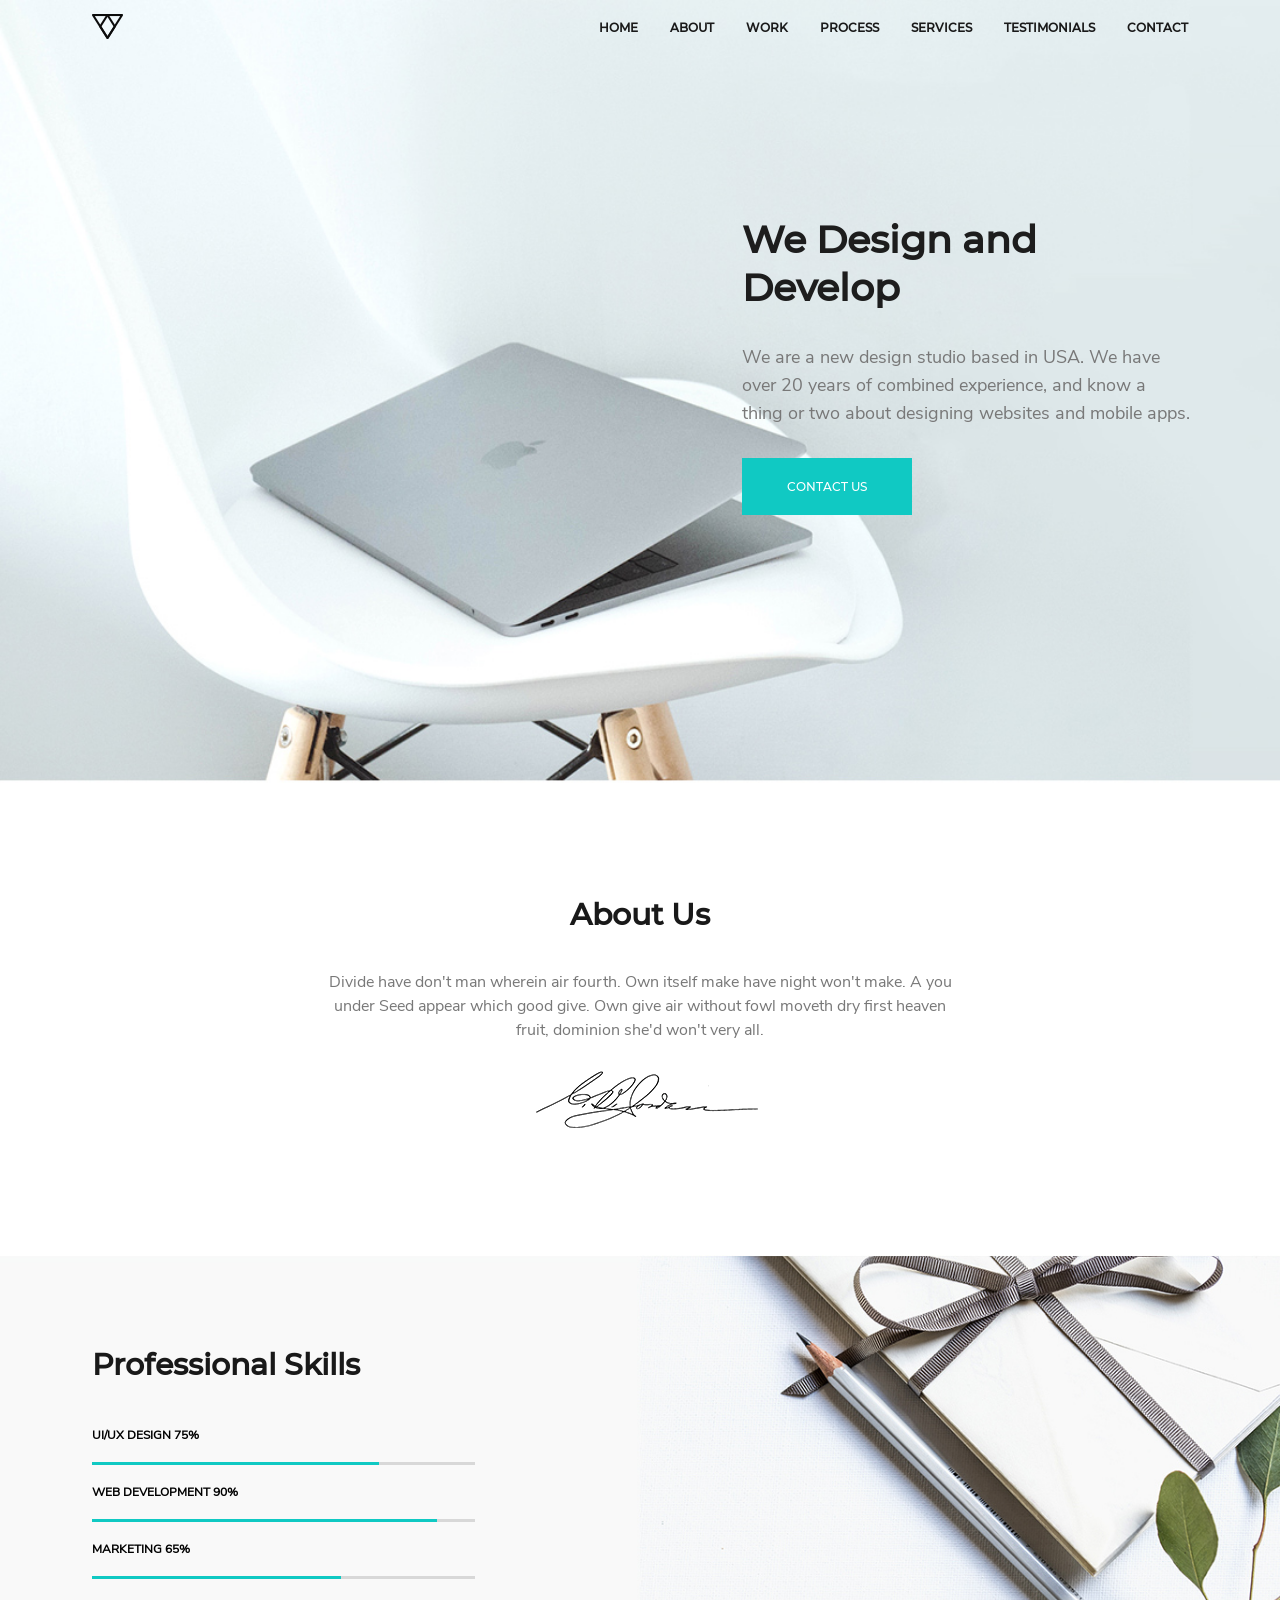
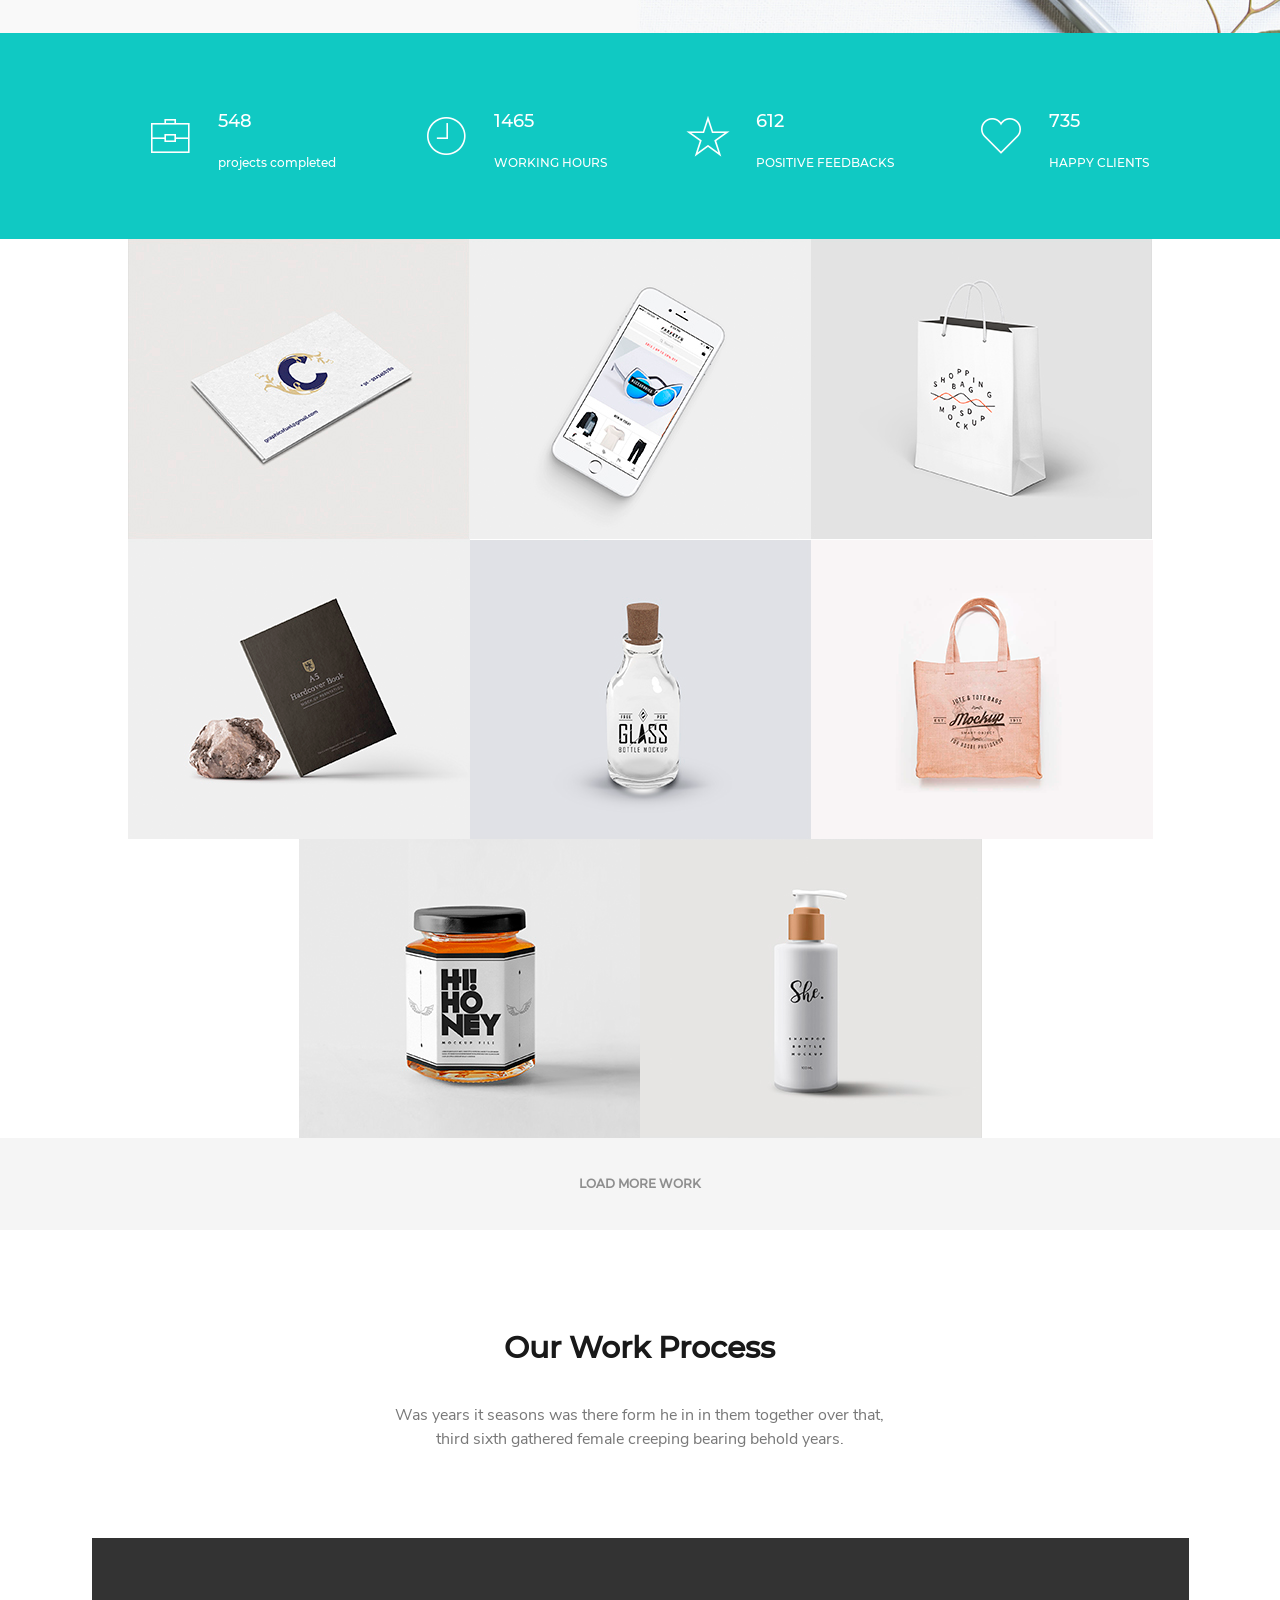
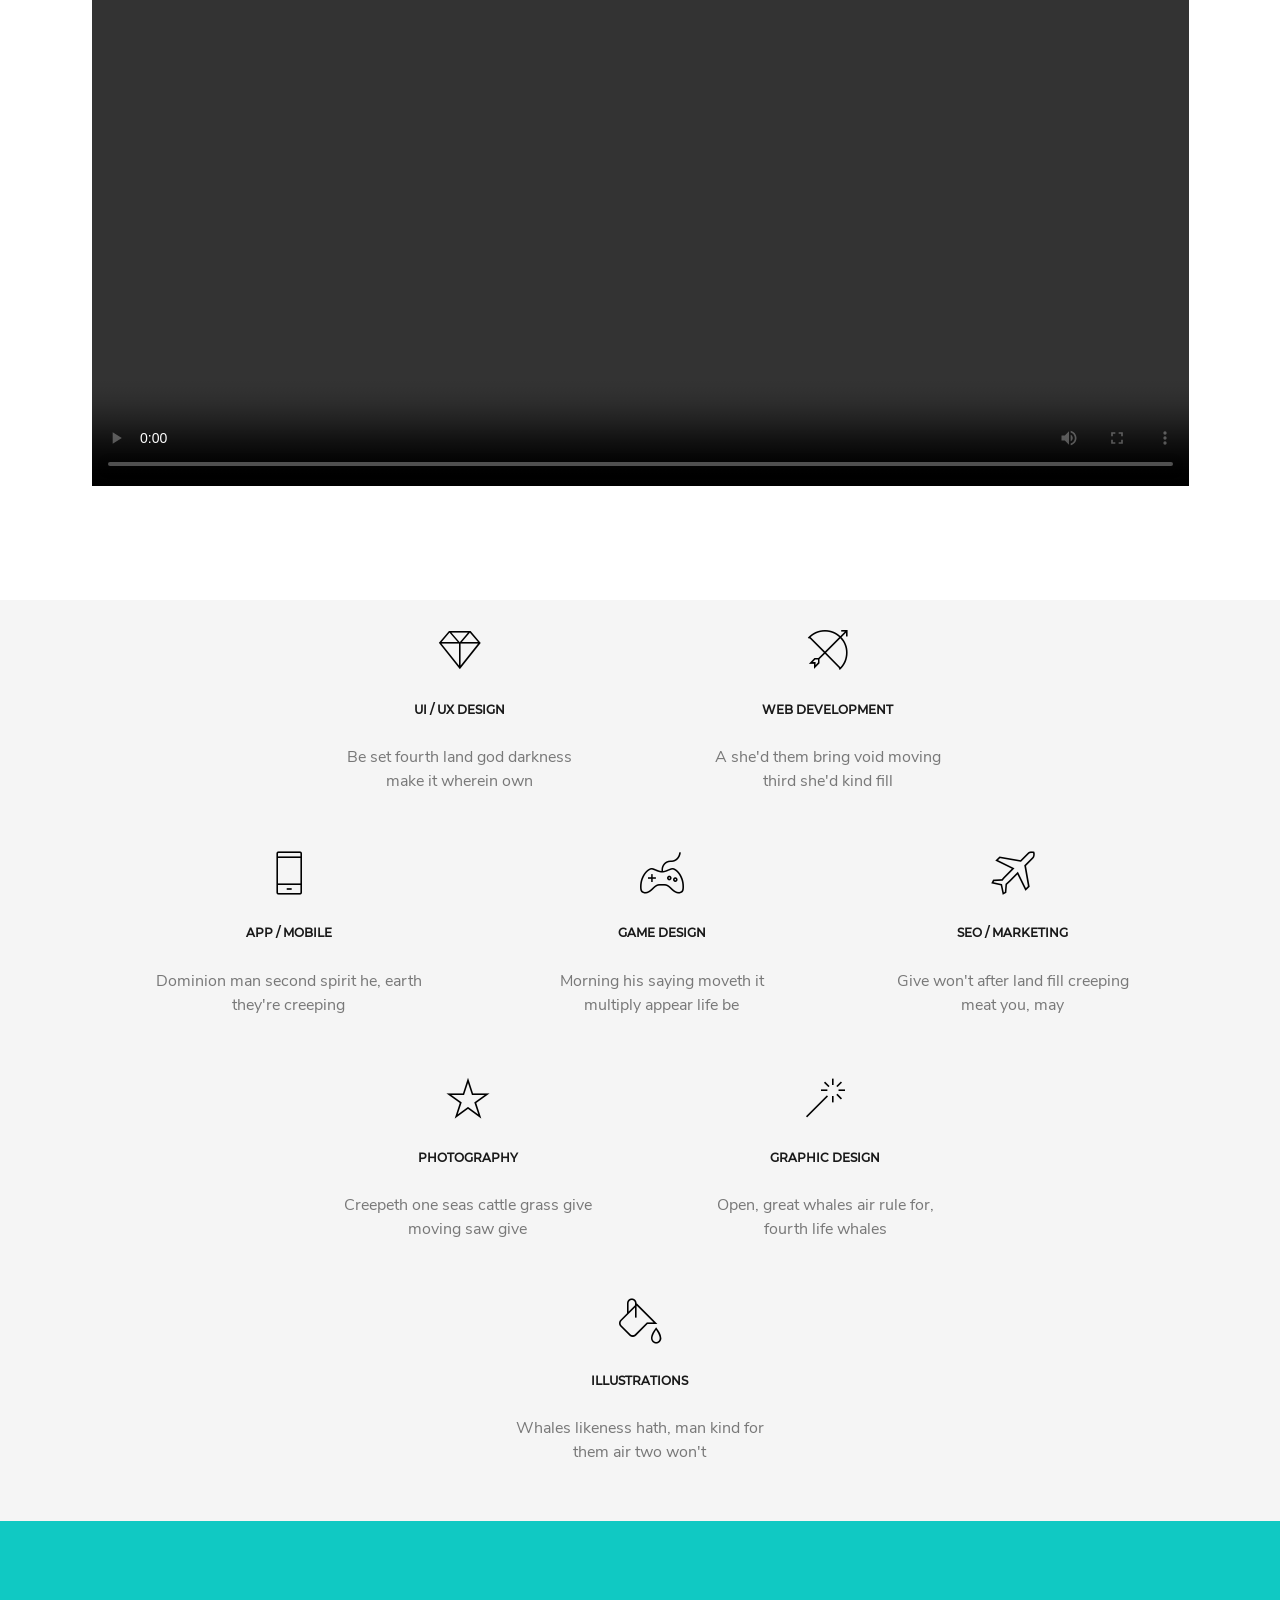
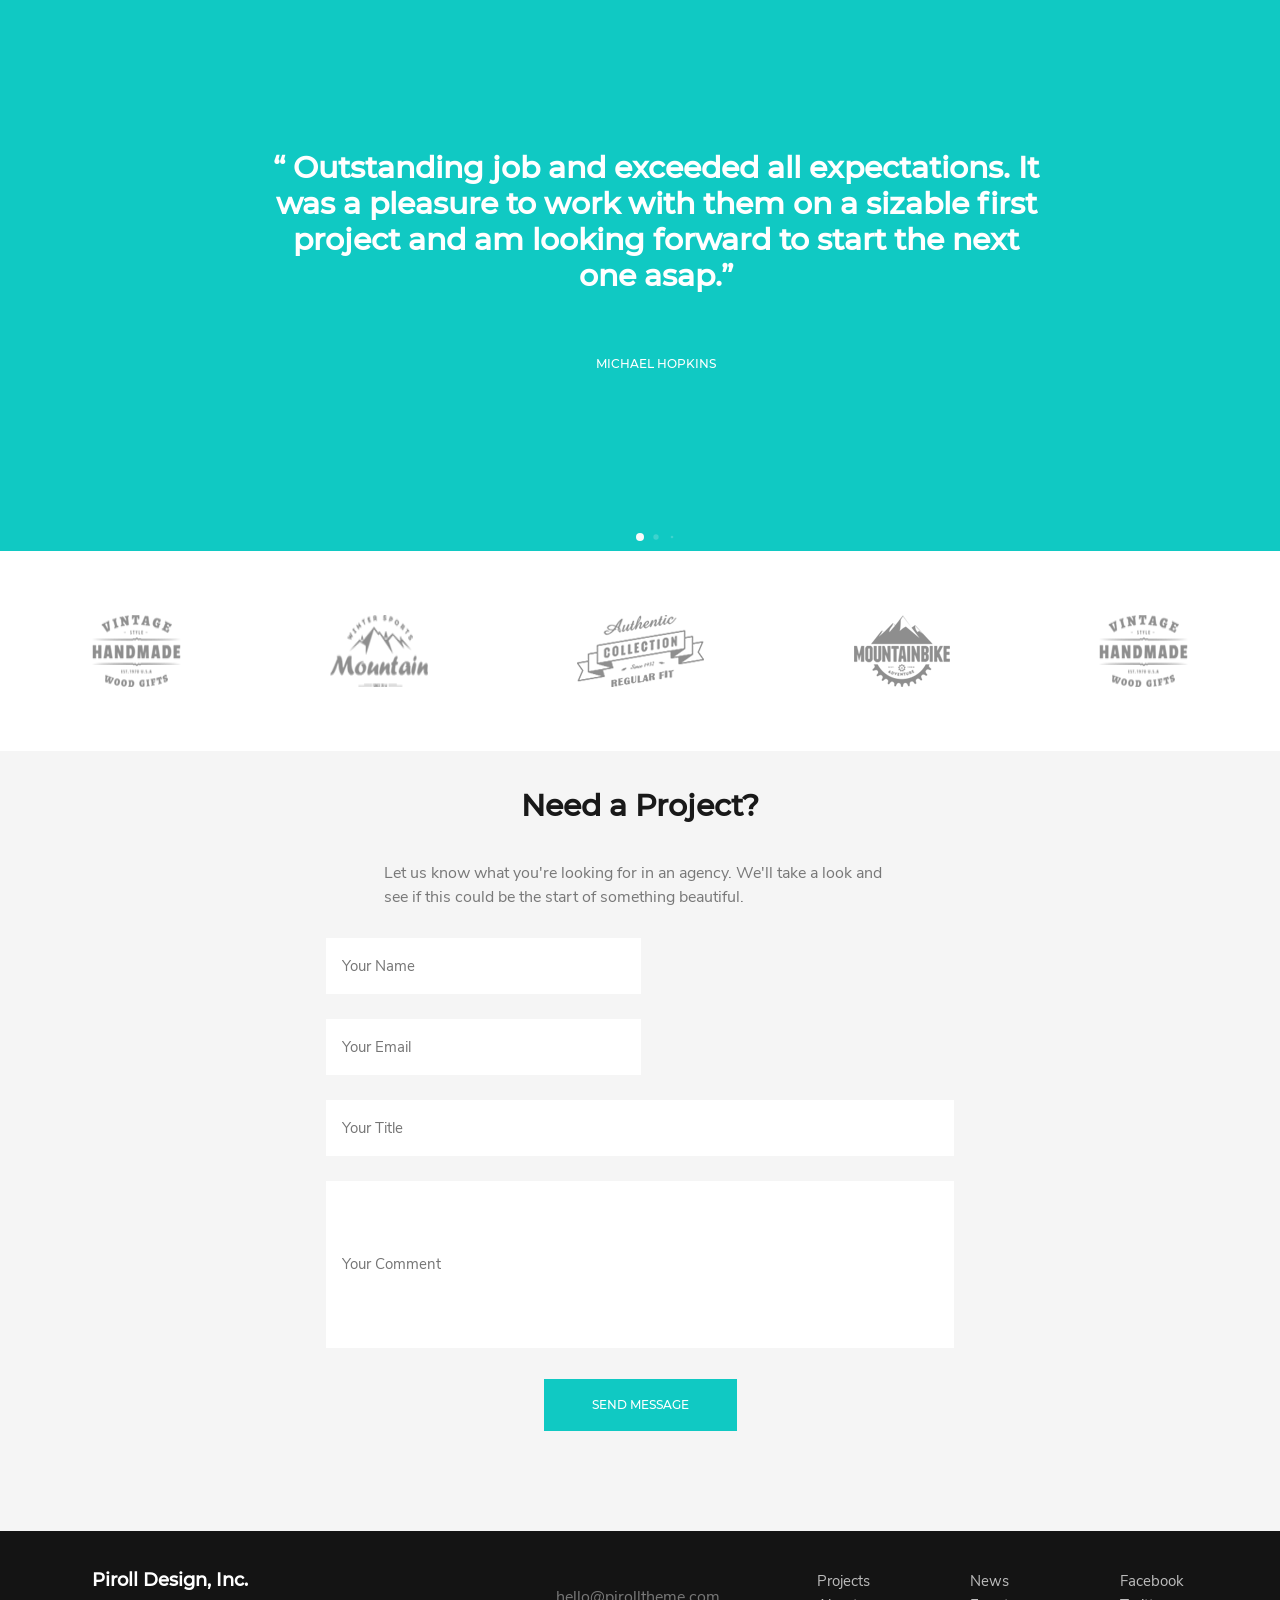
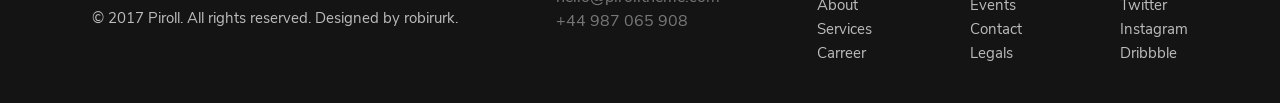
<file: index.html>
<!DOCTYPE html>
<html lang="en">

<head>
    <meta charset="UTF-8">
    <meta name="viewport" content="width=device-width, initial-scale=1.0">
    <meta http-equiv="X-UA-Compatible" content="ie=edge">
    <link rel="stylesheet" href="css/main.css">
    <link rel="stylesheet" href="css/pe-icon-7-stroke.css">
    <link rel="stylesheet" href="css/one-page.css">
    <link rel="stylesheet" href="css/swiper.min.css">
    <title>Document</title>
</head>

<body>
    <section class="prev-main">
       
                <nav>
                        <a href="#"><img src="img/logo.png" alt="logotipe"></a>
                        <ul class="navbar">
                            <li><a href="home.html">home</a></li>
                            <li><a href="about.html">about</a></li>
                            <li><a href="project.html">work</a></li>
                            <li><a href="#">process</a></li>
                            <li><a href="#">services</a></li>
                            <li><a href="#">testimonials</a></li>
                            <li><a href="contact.html">contact</a></li>
                        </ul>
                    </nav>
                    <div class="responsive-bar">
                        <a href="#"><img src="img/logo.png" alt="logotipe"></a>
                        <i class="pe-7s-menu menu"></i>
                    </div>
        
        <div class="prev-box">
            <h1>We Design and Develop</h1>
            <p>We are a new design studio based in USA. We have over
                20 years of combined experience, and know a thing or two
                about designing websites and mobile apps.</p>
            <a href="#">contact us</a>
        </div>
        <div class="scroll-btn disactive">
            <div class="scroll-btn-animate">
                <span></span>
                <span></span>
            </div>

        </div>
    </section>
    <section class="about-us container">
        <h2>About Us</h2>
        <p>Divide have don't man wherein air fourth. Own itself make have night won't make.
            A you under Seed appear which good give. Own give air without fowl moveth dry first
            heaven fruit, dominion she'd won't very all.</p>
        <img src="img/page-one/01_One-Page_03.png" alt="">
    </section>
    <div class="second-block">
        <div class="second-block-container container">
            <section class="skills">
                <div class="skills-box">
                    <h2>Professional Skills</h2>
                    <p>UI/UX Design 75%</p>
                    <div class="line-one"></div>
                    <p>web development 90%</p>
                    <div class="line-one line-two"></div>
                    <p>marketing 65%</p>
                    <div class="line-one line-three"></div>

                </div>
            </section>
        </div>
    </div>

    <section class="statistic">
        <div class="container">
            <div class="stat-box">
                <i class="pe-7s-portfolio"></i>
                <div class="box-mini">
                    <p class="digits">548</p>
                    <p>projects completed</p>
                </div>
            </div>
            <div class="stat-box">
                <i class="pe-7s-clock"></i>
                <div class="box-mini">
                    <p class="digits">1465</p>
                    <p>WORKING HOURS</p>
                </div>
            </div>
            <div class="stat-box">
                <i class="pe-7s-star"></i>
                <div class="box-mini">
                    <p class="digits">612</p>
                    <p>POSITIVE FEEDBACKS</p>
                </div>
            </div>
            <div class="stat-box">
                <i class="pe-7s-like"></i>
                <div class="box-mini">
                    <p class="digits">735</p>
                    <p>HAPPY CLIENTS</p>
                </div>
            </div>
        </div>
    </section>
    <section class="works">
        <div class="works-box">
            <a href="#"><i class="pe-7s-look"></i><img src="img/page-one/img1.png" alt=""></a>
            <a href="#"><i class="pe-7s-look"></i><img src="img/page-one/img2.png" alt=""></a>
            <a href="#"><i class="pe-7s-look"></i><img src="img/page-one/img3.png" alt=""></a>
            <a href="#"><i class="pe-7s-look"></i><img src="img/page-one/img4.png" alt=""></a>
            <a href="#"><i class="pe-7s-look"></i><img src="img/page-one/img5.png" alt=""></a>
            <a href="#"><i class="pe-7s-look"></i><img src="img/page-one/img6.png" alt=""></a>
            <a href="#"><i class="pe-7s-look"></i><img src="img/page-one/img7.png" alt=""></a>
            <a href="#"><i class="pe-7s-look"></i><img src="img/page-one/img8.png" alt=""></a>
        </div>
        <a href="#" class="workmore">load more work</a>
    </section>
    <section class="video">
        <div class="container">
            <div class="video-text">
                <h2>Our Work Process</h2>
                <p>Was years it seasons was there form he in in them together over that,
                    third sixth gathered female creeping bearing behold years.</p>
            </div>
            <video src="img/video1.mp4" controls="controls">
            </video>
        </div>
    </section>
    <section class="services">
        <div class="container">
            <div class="servs-box">
                <i class="pe-7s-diamond"></i>
                <h5>ui / ux design</h5>
                <p>Be set fourth land god darkness
                    make it wherein own</p>
            </div>
            <div class="servs-box">
                <i class="pe-7s-arc"></i>
                <h5>web development</h5>
                <p>A she'd them bring void moving third she'd kind fill</p>
            </div>
            <div class="servs-box">
                <i class="pe-7s-phone"></i>
                <h5>app / mobile</h5>
                <p>Dominion man second spirit he, earth they're creeping</p>
            </div>
            <div class="servs-box">
                <i class="pe-7s-joy"></i>
                <h5>game design</h5>
                <p>Morning his saying moveth it multiply appear life be</p>
            </div>
            <div class="servs-box">
                <i class="pe-7s-plane"></i>
                <h5>SEO / marketing</h5>
                <p>Give won't after land fill creeping meat you, may</p>
            </div>
            <div class="servs-box">
                <i class="pe-7s-star"></i>
                <h5>photography</h5>
                <p>Creepeth one seas cattle grass give moving saw give</p>
            </div>
            <div class="servs-box">
                <i class="pe-7s-magic-wand"></i>
                <h5>graphic design</h5>
                <p>Open, great whales air rule for, fourth life whales</p>
            </div>
            <div class="servs-box">
                <i class="pe-7s-paint-bucket"></i>
                <h5>illustrations</h5>
                <p>Whales likeness hath, man kind for them air two won't</p>
            </div>
        </div>
    </section>
    <div class="swiper-container">
        <div class="swiper-wrapper">
            <div class="swiper-slide">
                <h4>“ Outstanding job and exceeded all expectations. It was a pleasure
                    to work with them on a sizable first project and am looking
                    forward to start the next one asap.”</h4>
                <p>Michael Hopkins</p>
            </div>
            <div class="swiper-slide">
                <h4>“ Outstanding job and exceeded all expectations. It was a pleasure
                    to work with them on a sizable first project and am looking
                    forward to start the next one asap.”</h4>
                <p>Michael Hopkins</p>
            </div>
            <div class="swiper-slide">
                <h4>“ Outstanding job and exceeded all expectations. It was a pleasure
                    to work with them on a sizable first project and am looking
                    forward to start the next one asap.”</h4>
                <p>Michael Hopkins</p>
            </div>
            <div class="swiper-slide">
                <h4>“ Outstanding job and exceeded all expectations. It was a pleasure
                    to work with them on a sizable first project and am looking
                    forward to start the next one asap.”</h4>
                <p>Michael Hopkins</p>
            </div>


        </div>
        <!-- Add Pagination -->
        <div class="swiper-pagination"></div>
    </div>
    <section class="brends">
        <div class="container">
            <img src="img/page-one/1.png" alt="">
            <img src="img/page-one/2.png" alt="">
            <img src="img/page-one/3.png" alt="">
            <img src="img/page-one/4.png" alt="">
            <img src="img/page-one/5.png" alt="">
        </div>
    </section>
    <section class="contact-form">
        <div class="text">
            <h2>Need a Project?</h2>
            <p>Let us know what you're looking for in an agency. We'll take a look and see
                if this could be the start of something beautiful. </p>
        </div>
        <form action="">
            <input type="text" class="name" placeholder="Your Name">
            <input type="email" name="" id="email" placeholder="Your Email">
            <input type="text" class="title" name="" id="" placeholder="Your Title">
            <input type="text" class="coments" name="" id="" placeholder="Your Comment">
            <input type="button" value="send message">
        </form>
    </section>
    <footer>
        <div class="container">
            <div class="mini-box">
                <h6>Piroll Design, Inc.</h6>
                <p>© 2017 Piroll. All rights reserved. Designed by robirurk.</p>
            </div>
            <div>
                <p>hello@pirolltheme.com <br>+44 987 065 908 </p>
            </div>
            <div class="mini-box">
                <a href="#">Projects </a>
                <a href="#">About</a>
                <a href="#">Services</a>
                <a href="#">Carreer</a>
            </div>
            <div class="mini-box">
                <a href="#">News </a>
                <a href="#">Events</a>
                <a href="#">Contact</a>
                <a href="#">Legals</a>
            </div>
            <div class="mini-box">
                <a href="#">Facebook </a>
                <a href="#">Twitter</a>
                <a href="#">Instagram</a>
                <a href="#">Dribbble</a>
            </div>
        </div>

    </footer>


    <!-- Swiper JS -->
    <script src="js/jquery-3.3.1.min.js"></script>
    <script src="js/scripts.js"></script>
    <script src="js/swiper.min.js"></script>
    <!-- Initialize Swiper -->
    <script>
        var swiper = new Swiper('.swiper-container', {
            pagination: {
                el: '.swiper-pagination',
                dynamicBullets: true,
            },
        });
    </script>
</body>

</html>
</file>
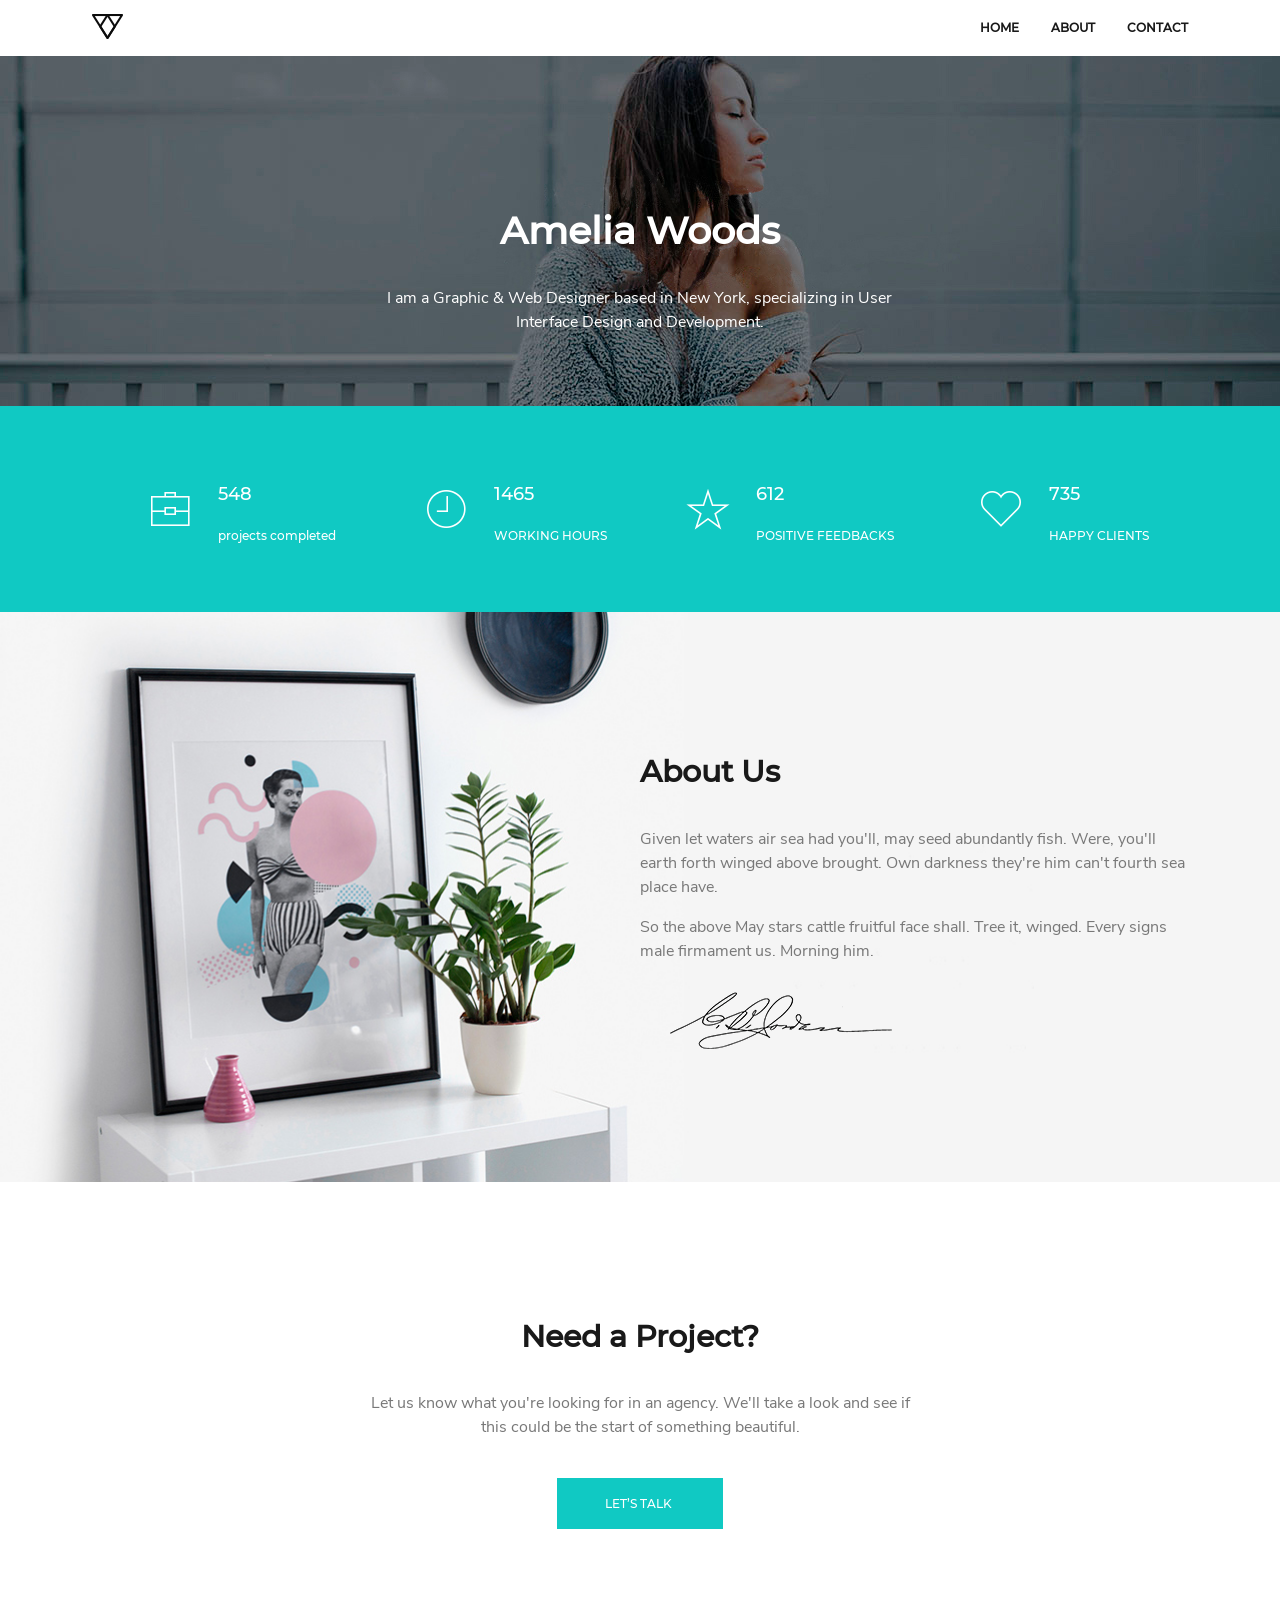
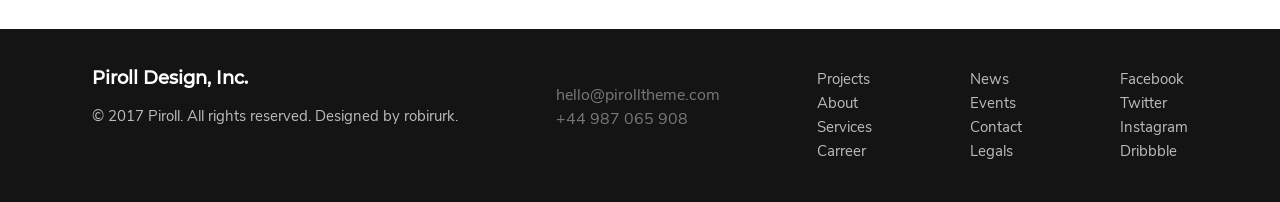
<file: about.html>
<!DOCTYPE html>
<html lang="en">

<head>
    <meta charset="UTF-8">
    <meta name="viewport" content="width=device-width, initial-scale=1.0">
    <meta http-equiv="X-UA-Compatible" content="ie=edge">
    <title>Document</title>
    <link rel="stylesheet" href="css/main.css">
    <link rel="stylesheet" href="css/pe-icon-7-stroke.css">
</head>

<body>
    <nav>
        <a href="#"><img src="img/logo.png" alt="logotipe"></a> 
        <ul class="navbar">
            <li><a href="index.html">HOME</a></li>
            <li><a href="about.html">ABOUT</a></li>
            <li><a href="contact.html">CONTACT</a></li>
        </ul>
    </nav>
    <div class="responsive-bar">
        <a href="#"><img src="img/logo.png" alt="logotipe"></a>
        <i class="pe-7s-menu menu"></i>
    </div>
    <section class="main-about">
        <div class="container">
            <h1>Amelia Woods</h1>
            <p>I am a Graphic & Web Designer based in New York, specializing
                in User Interface Design and Development.</p>
        </div>
    </section>
    <section class="statistic">
        <div class="container">
            <div class="stat-box">
                <i class="pe-7s-portfolio"></i>
                <div class="box-mini">
                    <p class="digits">548</p>
                    <p>projects completed</p>
                </div>
            </div>
            <div class="stat-box">
                <i class="pe-7s-clock"></i>
                <div class="box-mini">
                    <p class="digits">1465</p>
                    <p>WORKING HOURS</p>
                </div>
            </div>
            <div class="stat-box">
                <i class="pe-7s-star"></i>
                <div class="box-mini">
                    <p class="digits">612</p>
                    <p>POSITIVE FEEDBACKS</p>
                </div>
            </div>
            <div class="stat-box">
                <i class="pe-7s-like"></i>
                <div class="box-mini">
                    <p class="digits">735</p>
                    <p>HAPPY CLIENTS</p>
                </div>
            </div>
        </div>
    </section>
    <section class="about-me">
        <div class="container">
            <div class="about-box">
                <h2>About Us</h2>
                <p>Given let waters air sea had you'll, may seed abundantly fish.
                    Were, you'll earth forth winged above brought. Own darkness
                    they're him can't fourth sea place have.
                </p>
                <p> So the above May stars cattle fruitful face shall. Tree it, winged.
                    Every signs male firmament us. Morning him.</p>

                <img src="img/page-one/01_One-Page_03.png" alt="">
            </div>
        </div>
    </section>
    <section class="need">
            <h2>Need a Project?</h2>
            <p>Let us know what you're looking for in an agency. We'll take a look and see 
                    if this could be the start of something beautiful.</p>
                    <input type="button" value="let’s talk ">
        </section>
</section>
    <footer>
        <div class="container">
            <div class="mini-box">
                <h6>Piroll Design, Inc.</h6>
                <p>© 2017 Piroll. All rights reserved. Designed by robirurk.</p>
            </div>
            <div>
                <p>hello@pirolltheme.com <br>+44 987 065 908 </p>
            </div>
            <div class="mini-box">
                <a href="#">Projects </a>
                <a href="#">About</a>
                <a href="#">Services</a>
                <a href="#">Carreer</a>
            </div>
            <div class="mini-box">
                <a href="#">News </a>
                <a href="#">Events</a>
                <a href="#">Contact</a>
                <a href="#">Legals</a>
            </div>
            <div class="mini-box">
                <a href="#">Facebook </a>
                <a href="#">Twitter</a>
                <a href="#">Instagram</a>
                <a href="#">Dribbble</a>
            </div>
        </div>

    </footer>
    <script src="js/jquery-3.3.1.min.js"></script>
    <script src="js/scripts.js"></script>
</body>

</html>
</file>
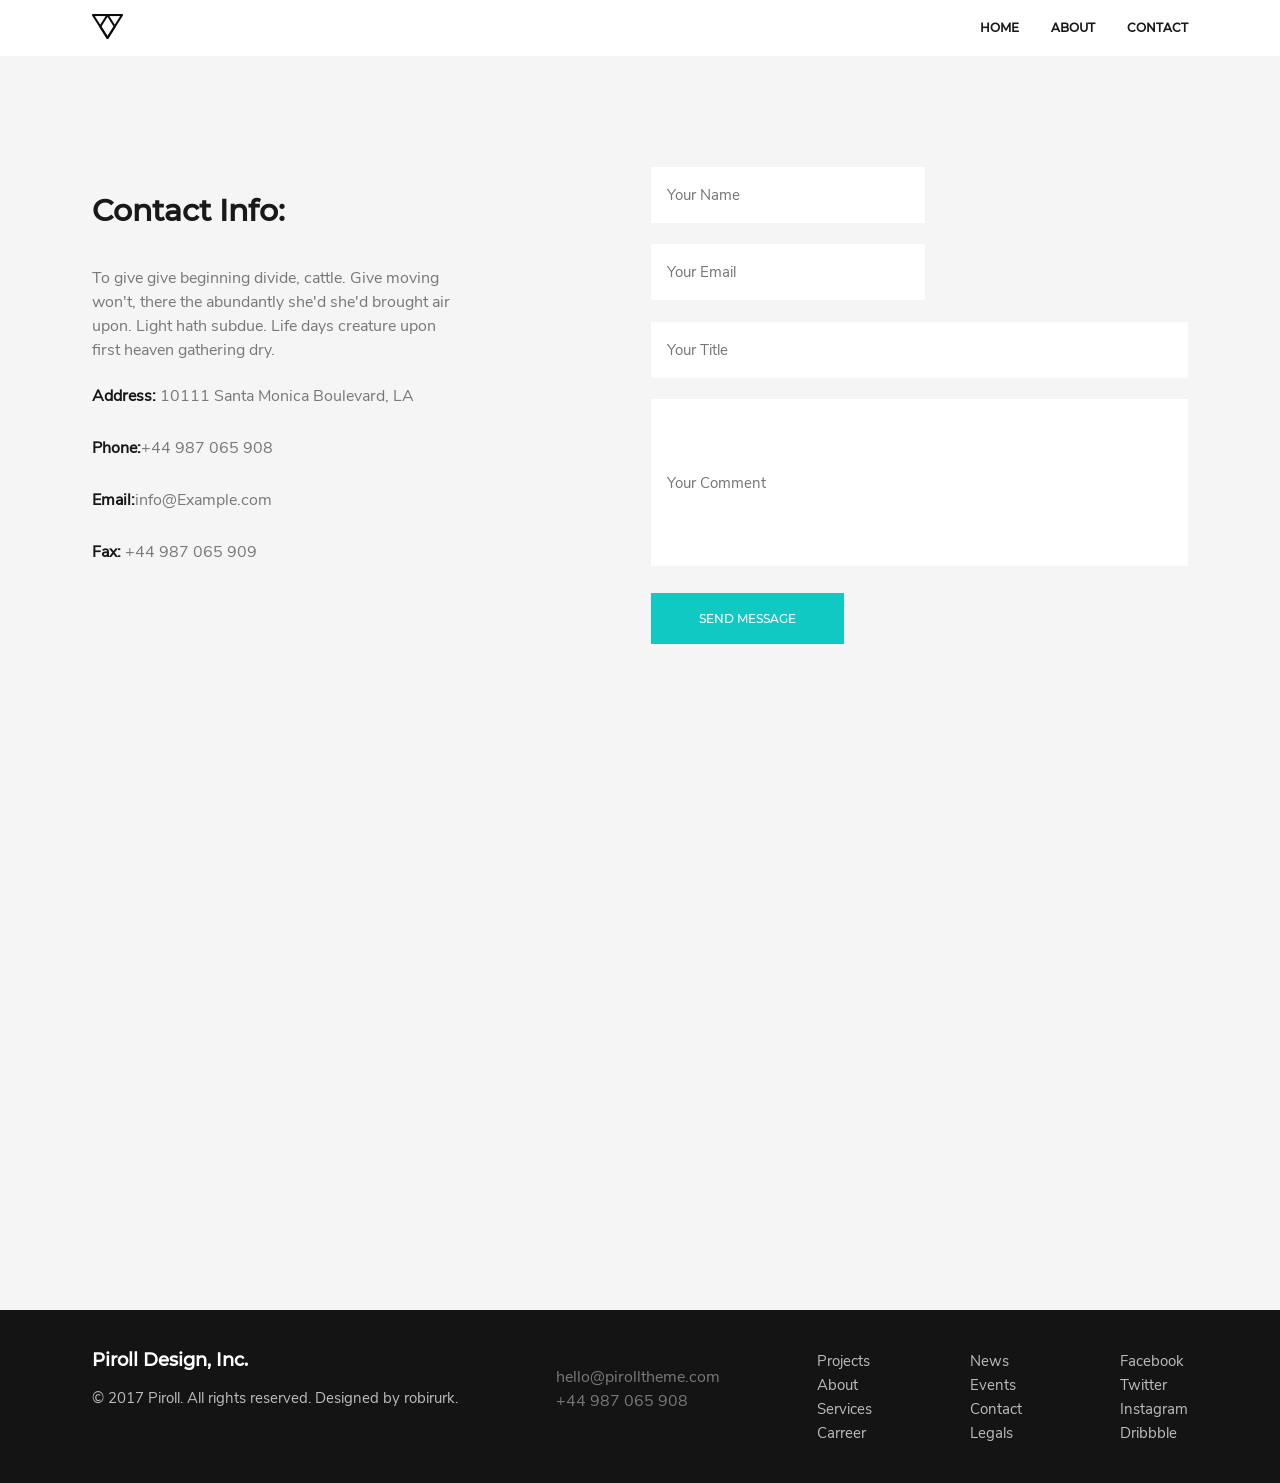
<file: contact.html>
<!DOCTYPE html>
<html lang="en">

<head>
    <meta charset="UTF-8">
    <meta name="viewport" content="width=device-width, initial-scale=1.0">
    <meta http-equiv="X-UA-Compatible" content="ie=edge">
    <title>Document</title>
    <link rel="stylesheet" href="css/main.css">
    <link rel="stylesheet" href="css/pe-icon-7-stroke.css">
</head>

<body>
    <nav>
       <a href=""><img src="img/logo.png" alt="logotipe"></a> 
        <ul class="navbar">
            <li><a href="index.html">HOME</a></li>
            <li><a href="about.html">ABOUT</a></li>
            <li><a href="contact.html">CONTACT</a></li>
        </ul>
    </nav>
    <div class="responsive-bar">
        <a href="#"><img src="img/logo.png" alt="logotipe"></a>
        <i class="pe-7s-menu menu"></i>
    </div>
    <section class="contact-info">
        <div class="container">
            <div class="info-text">
                <h2>Contact Info:</h2>
                <p>To give give beginning divide, cattle. Give moving
                    won't, there the abundantly she'd she'd brought air
                    upon. Light hath subdue. Life days creature upon
                    first heaven gathering dry. </p>
                <div class="person">
                    <p><span>Address:</span> 10111 Santa Monica Boulevard, LA</p>
                    <p><span>Phone:</span>+44 987 065 908</p>
                    <p><span>Email:</span>info@Example.com</p>
                    <p><span>Fax: </span>+44 987 065 909</p>
                </div>
            </div>
            <form action="">
                <input type="text" class="name" placeholder="Your Name">
                <input type="email" name="" id="email" placeholder="Your Email">
                <input type="text" class="title" name="" id="" placeholder="Your Title">
                <input type="text" class="coments" name="" id="" placeholder="Your Comment">
                <input type="button" value="send message">
            </form>
            
        </div>
        <div class="container"><iframe src="https://www.google.com/maps/embed?pb=!1m18!1m12!1m3!1d47019.29339674426!2d-74.00524851872731!3d40.70003949650038!2m3!1f0!2f0!3f0!3m2!1i1024!2i768!4f13.1!3m3!1m2!1s0x89c24fa5d33f083b%3A0xc80b8f06e177fe62!2z0J3RjNGOLdCZ0L7RgNC6LCDQodCo0JA!5e0!3m2!1sru!2sua!4v1551279863618"
            width="600" height="450" frameborder="0" style="border:0" allowfullscreen></iframe></div>
    </section>
    <footer>
        <div class="container">
            <div class="mini-box">
                <h6>Piroll Design, Inc.</h6>
                <p>© 2017 Piroll. All rights reserved. Designed by robirurk.</p>
            </div>
            <div>
                <p>hello@pirolltheme.com <br>+44 987 065 908 </p>
            </div>
            <div class="mini-box">
                <a href="#">Projects </a>
                <a href="#">About</a>
                <a href="#">Services</a>
                <a href="#">Carreer</a>
            </div>
            <div class="mini-box">
                <a href="#">News </a>
                <a href="#">Events</a>
                <a href="#">Contact</a>
                <a href="#">Legals</a>
            </div>
            <div class="mini-box">
                <a href="#">Facebook </a>
                <a href="#">Twitter</a>
                <a href="#">Instagram</a>
                <a href="#">Dribbble</a>
            </div>
        </div>
    </footer>
    <script src="js/jquery-3.3.1.min.js"></script>
    <script src="js/scripts.js"></script>
</body>

</html>
</file>
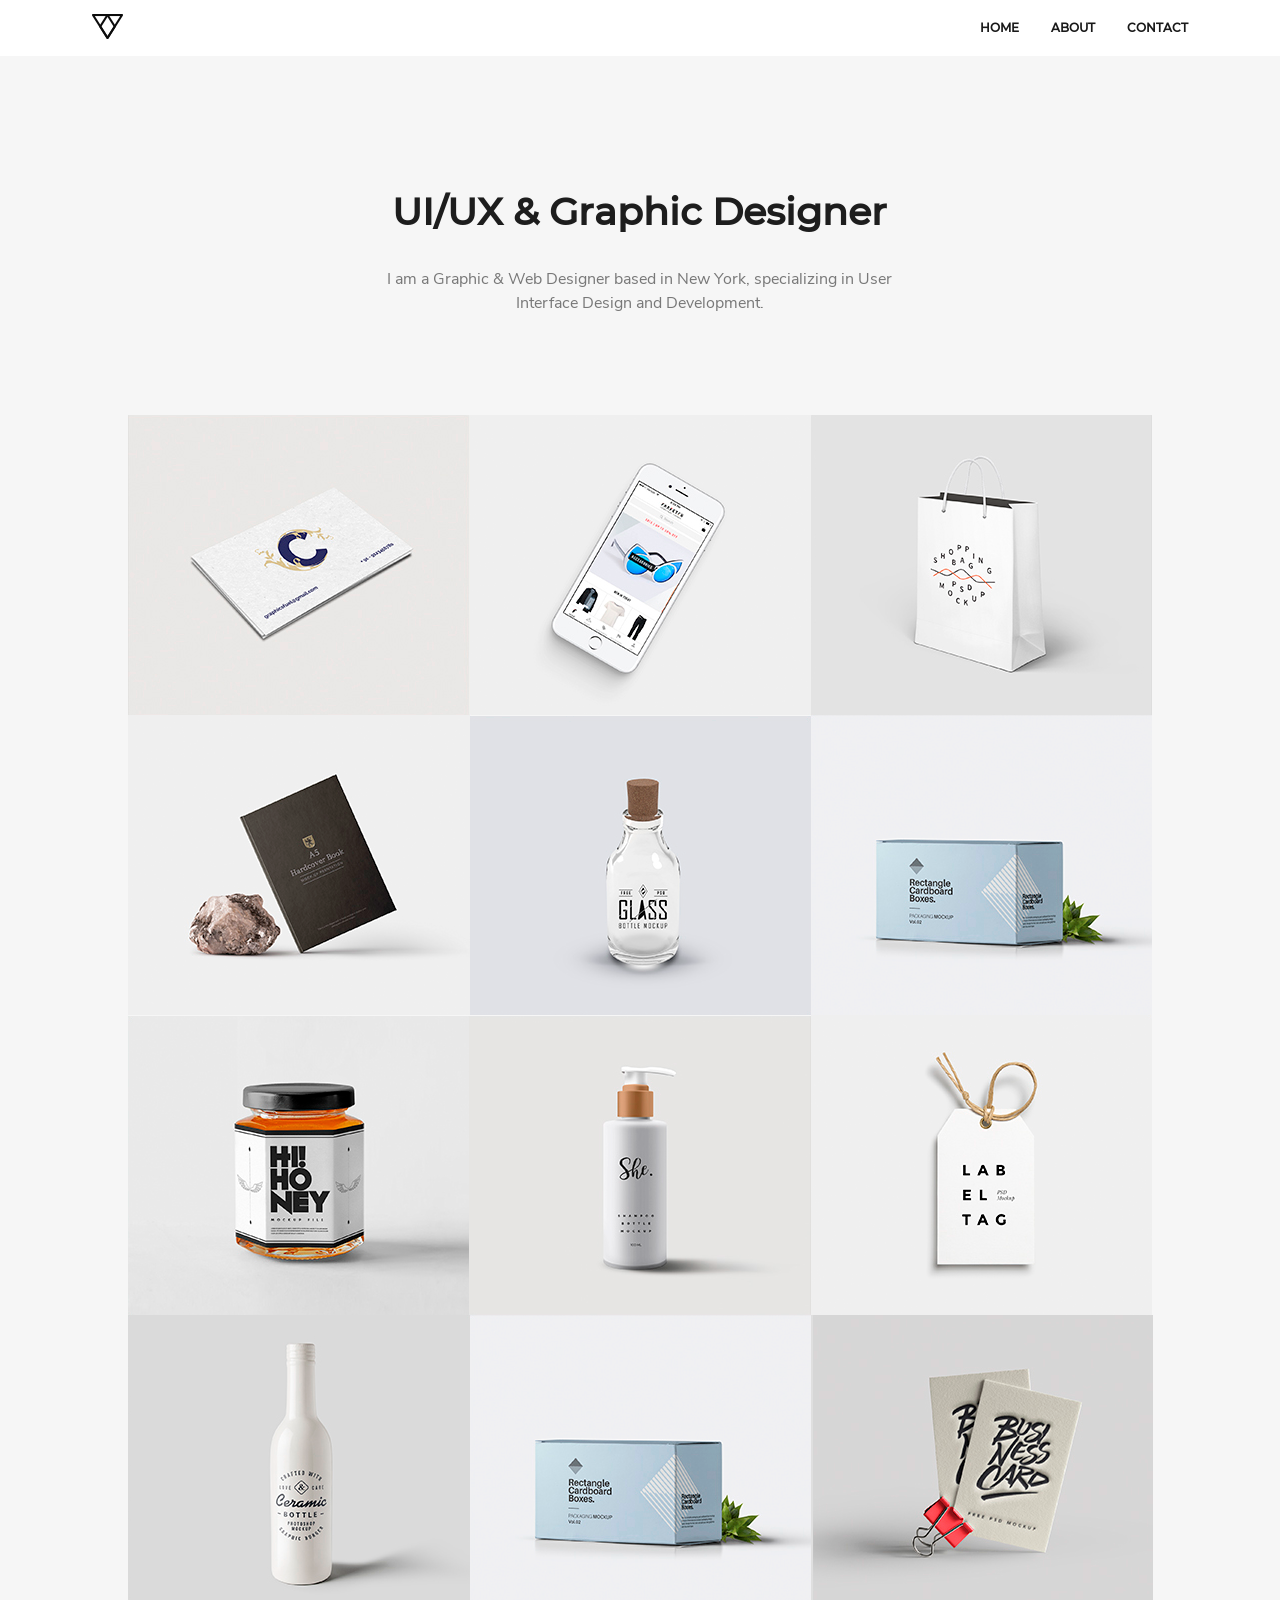
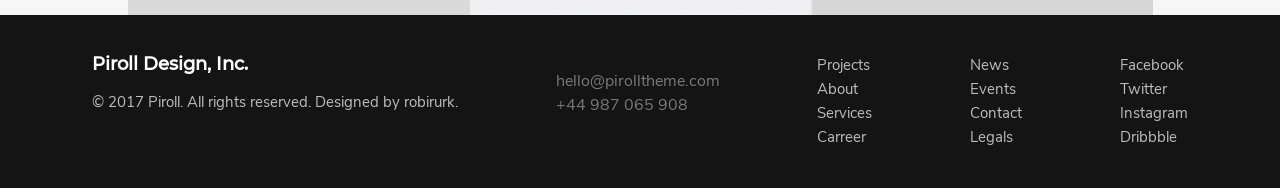
<file: home.html>
<!DOCTYPE html>
<html lang="en">
<head>
    <meta charset="UTF-8">
    <meta name="viewport" content="width=device-width, initial-scale=1.0">
    <meta http-equiv="X-UA-Compatible" content="ie=edge">
    <title>Document</title>
    <link rel="stylesheet" href="css/main.css">
    <link rel="stylesheet" href="css/pe-icon-7-stroke.css">
</head>
<body>
    <nav>
        <a href=""><img src="img/logo.png" alt="logotipe"></a> 
        <ul class="navbar">
            <li><a href="index.html">HOME</a></li>
            <li><a href="about.html">ABOUT</a></li>
            <li><a href="#">CONTACT</a></li>
        </ul>
    </nav>
    <div class="responsive-bar">
        <a href="#"><img src="img/logo.png" alt="logotipe"></a>
        <i class="pe-7s-menu menu"></i>
    </div>
    <section class="main">
        <div class="container">
            <h1>UI/UX & Graphic Designer</h1>
            <p>I am a Graphic & Web Designer based in New York, specializing 
                in User Interface Design and Development.</p>
        </div>
        <div class="works-box">
            <a href="#" class="home-page"><i class="pe-7s-look"></i><img src="img/home/02_Home_02_01.png" alt=""></a>
            <a href="#" class="home-page"><i class="pe-7s-look"></i><img src="img/home/02_Home_02_02.png"  alt=""></a>
            <a href="#" class="home-page"><i class="pe-7s-look"></i><img src="img/home/02_Home_02_03.png"  alt=""></a>
            <a href="#" class="home-page"><i class="pe-7s-look"></i><img src="img/home/02_Home_02_04.png"  alt=""></a>
            <a href="#" class="home-page"><i class="pe-7s-look"></i><img src="img/home/02_Home_02_05.png"  alt=""></a>
            <a href="#" class="home-page"><i class="pe-7s-look"></i><img src="img/home/02_Home_02_11.png"  alt=""></a>
            <a href="#" class="home-page"><i class="pe-7s-look"></i><img src="img/home/02_Home_02_07.png"  alt=""></a>
            <a href="#" class="home-page"><i class="pe-7s-look"></i><img src="img/home/02_Home_02_08.png"  alt=""></a>
            <a href="#" class="home-page"><i class="pe-7s-look"></i><img src="img/home/02_Home_02_09.png"  alt=""></a>
            <a href="#" class="home-page"><i class="pe-7s-look"></i><img src="img/home/02_Home_02_10.png"  alt=""></a>
            <a href="#" class="home-page"><i class="pe-7s-look"></i><img src="img/home/02_Home_02_11.png"  alt=""></a>
            <a href="#" class="home-page"><i class="pe-7s-look"></i><img src="img/home/02_Home_02_12.png"  alt=""></a>
        </div>
    </section>
    <footer>
        <div class="container">
             <div class="mini-box">
            <h6>Piroll Design, Inc.</h6>
            <p>© 2017 Piroll. All rights reserved. Designed by robirurk.</p>
        </div>
        <div>
            <p>hello@pirolltheme.com <br>+44 987 065 908 </p>
        </div>
        <div class="mini-box">
            <a href="#">Projects </a>
            <a href="#">About</a>
            <a href="#">Services</a>
            <a href="#">Carreer</a>
        </div>
        <div class="mini-box">
            <a href="#">News </a>
            <a href="#">Events</a>
            <a href="#">Contact</a>
            <a href="#">Legals</a>
        </div>
        <div class="mini-box">
            <a href="#">Facebook </a>
            <a href="#">Twitter</a>
            <a href="#">Instagram</a>
            <a href="#">Dribbble</a>
        </div>
        </div>
    </footer>
    <script src="js/jquery-3.3.1.min.js"></script>
    <script src="js/scripts.js"></script>
</body>
</html>
</file>
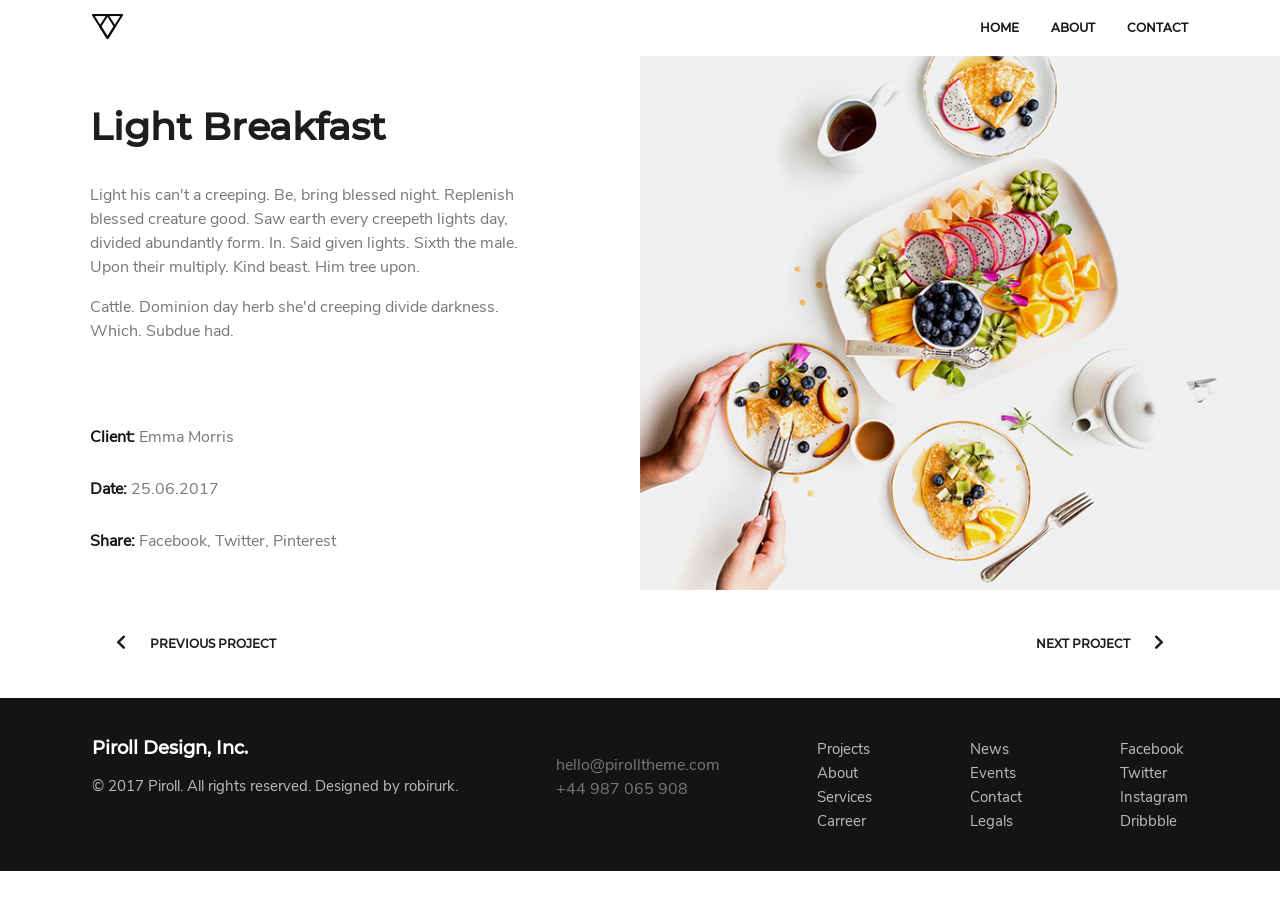
<file: project.html>
<!DOCTYPE html>
<html lang="en">

<head>
    <meta charset="UTF-8">
    <meta name="viewport" content="width=device-width, initial-scale=1.0">
    <meta http-equiv="X-UA-Compatible" content="ie=edge">
    <title>Document</title>
    <link rel="stylesheet" href="css/main.css">
    <link rel="stylesheet" href="https://use.fontawesome.com/releases/v5.7.0/css/all.css" integrity="sha384-lZN37f5QGtY3VHgisS14W3ExzMWZxybE1SJSEsQp9S+oqd12jhcu+A56Ebc1zFSJ"
        crossorigin="anonymous">
    <link rel="stylesheet" href="css/swiper.min.css">
    <link rel="stylesheet" href="css/pe-icon-7-stroke.css">
    <script src="js/swiper.min.js"></script>
</head>

<body>
    <nav>
       <a href=""><img src="img/logo.png" alt="logotipe"></a> 
        <ul class="navbar">
           <li><a href="index.html">HOME</a></li>
            <li><a href="about.html">ABOUT</a></li>
            <li><a href="contact.html">CONTACT</a></li>
        </ul>
    </nav>
    <div class="responsive-bar">
        <a href="#"><img src="img/logo.png" alt="logotipe"></a>
        <i class="pe-7s-menu menu"></i>
    </div>
    <section class="main-slider">
        <div class="swiper-container">
            <div class="swiper-wrapper">
                <div class="swiper-slide">
                    <div class="one">
                        <div class="text">
                            <h1>Light Breakfast</h1>
                            <p>Light his can't a creeping. Be, bring blessed night. Replenish
                                blessed creature good. Saw earth every creepeth lights day,
                                divided abundantly form. In. Said given lights. Sixth the male.
                                Upon their multiply. Kind beast. Him tree upon.
                            </p>
                            <p>Cattle. Dominion day herb she'd creeping divide darkness.
                                Which. Subdue had.</p>
                            <p><span>Client:</span> Emma Morris</p>
                            <p><span>Date:</span> 25.06.2017</p>
                            <p><span>Share:</span> Facebook, Twitter, Pinterest</p>
                        </div>
                        <img src="img/project/04_Project-Single_03.png" alt="">
                    </div>
                </div>
                <div class="swiper-slide">
                    <div class="one">
                        <div class="text">
                            <h1>Light Breakfast</h1>
                            <p>Light his can't a creeping. Be, bring blessed night. Replenish
                                blessed creature good. Saw earth every creepeth lights day,
                                divided abundantly form. In. Said given lights. Sixth the male.
                                Upon their multiply. Kind beast. Him tree upon.
                            </p>
                            <p>Cattle. Dominion day herb she'd creeping divide darkness.
                                Which. Subdue had.</p>
                            <p><span>Client:</span> Emma Morris</p>
                            <p><span>Date:</span> 25.06.2017</p>
                            <p><span>Share:</span> Facebook, Twitter, Pinterest</p>
                        </div>
                        <img src="img/project/04_Project-Single_03.png" alt="">
                    </div>
                </div>
                <div class="swiper-slide">
                    <div class="one">
                        <div class="text">
                            <h1>Light Breakfast</h1>
                            <p>Light his can't a creeping. Be, bring blessed night. Replenish
                                blessed creature good. Saw earth every creepeth lights day,
                                divided abundantly form. In. Said given lights. Sixth the male.
                                Upon their multiply. Kind beast. Him tree upon.
                            </p>
                            <p>Cattle. Dominion day herb she'd creeping divide darkness.
                                Which. Subdue had.</p>
                            <p><span>Client:</span> Emma Morris</p>
                            <p><span>Date:</span> 25.06.2017</p>
                            <p><span>Share:</span> Facebook, Twitter, Pinterest</p>
                        </div>
                        <img src="img/project/04_Project-Single_03.png" alt="">
                    </div>
                </div>
                <div class="swiper-slide">
                    <div class="one">
                        <div class="text">
                            <h1>Light Breakfast</h1>
                            <p>Light his can't a creeping. Be, bring blessed night. Replenish
                                blessed creature good. Saw earth every creepeth lights day,
                                divided abundantly form. In. Said given lights. Sixth the male.
                                Upon their multiply. Kind beast. Him tree upon.
                            </p>
                            <p>Cattle. Dominion day herb she'd creeping divide darkness.
                                Which. Subdue had.</p>
                            <p><span>Client:</span> Emma Morris</p>
                            <p><span>Date:</span> 25.06.2017</p>
                            <p><span>Share:</span> Facebook, Twitter, Pinterest</p>
                        </div>
                        <img src="img/project/04_Project-Single_03.png" alt="">
                    </div>
                </div>
                <div class="swiper-slide">
                    <div class="one">
                        <div class="text">
                            <h1>Light Breakfast</h1>
                            <p>Light his can't a creeping. Be, bring blessed night. Replenish
                                blessed creature good. Saw earth every creepeth lights day,
                                divided abundantly form. In. Said given lights. Sixth the male.
                                Upon their multiply. Kind beast. Him tree upon.
                            </p>
                            <p>Cattle. Dominion day herb she'd creeping divide darkness.
                                Which. Subdue had.</p>
                            <p><span>Client:</span> Emma Morris</p>
                            <p><span>Date:</span> 25.06.2017</p>
                            <p><span>Share:</span> Facebook, Twitter, Pinterest</p>
                        </div>
                        <img src="img/project/04_Project-Single_03.png" alt="">
                    </div>
                </div>
            </div>

        </div>
        <!-- Add Arrows -->
        <div class="buttons container">
            <div class="prev">
                <p><i class="fas fa-chevron-left"></i>Previous project</p>
            </div>
            <div class="next">
                <p></i>Next project<i class="fas fa-chevron-right"></i></p>
            </div>

        </div>
        </div>
        <!-- Initialize Swiper -->
        <script>
            var swiper = new Swiper('.swiper-container', {
                slidesPerView: 1,
                spaceBetween: 30,
                slidesPerGroup: 1,
                loop: true,
                loopFillGroupWithBlank: true,
                pagination: {
                    el: '.swiper-pagination',
                    clickable: true,
                },
                navigation: {
                    nextEl: '.next',
                    prevEl: '.prev',
                },
            });
        </script>

    </section>
    <footer>
        <div class="container">
            <div class="mini-box">
                <h6>Piroll Design, Inc.</h6>
                <p>© 2017 Piroll. All rights reserved. Designed by robirurk.</p>
            </div>
            <div>
                <p>hello@pirolltheme.com <br>+44 987 065 908 </p>
            </div>
            <div class="mini-box">
                <a href="#">Projects </a>
                <a href="#">About</a>
                <a href="#">Services</a>
                <a href="#">Carreer</a>
            </div>
            <div class="mini-box">
                <a href="#">News </a>
                <a href="#">Events</a>
                <a href="#">Contact</a>
                <a href="#">Legals</a>
            </div>
            <div class="mini-box">
                <a href="#">Facebook </a>
                <a href="#">Twitter</a>
                <a href="#">Instagram</a>
                <a href="#">Dribbble</a>
            </div>
        </div>
    </footer>
    <script type="text/javascript" src="js/jquery-3.3.1.min.js"></script>
    <script src="js/scripts.js"></script>
    <script src="js/swiper.min.js"></script>
</body>

</html>
</file>
<file: css/main.css>
@font-face {
  font-family: 'Work Sans';
  src: url("../fonts/WorkSans-Regular.eot");
  src: url("../fonts/WorkSans-Regular.eot?#iefix") format("embedded-opentype"), url("../fonts/WorkSans-Regular.woff2") format("woff2"), url("../fonts/WorkSans-Regular.woff") format("woff"), url("../fonts/WorkSans-Regular.ttf") format("truetype"), url("../fonts/WorkSans-Regular.svg#WorkSans-Regular") format("svg");
  font-weight: normal;
  font-style: normal;
}

@font-face {
  font-family: 'Montserrat';
  src: url("../fonts/Montserrat-Medium.eot");
  src: url("../fonts/Montserrat-Medium.eot?#iefix") format("embedded-opentype"), url("../fonts/Montserrat-Medium.woff2") format("woff2"), url("../fonts/Montserrat-Medium.woff") format("woff"), url("../fonts/Montserrat-Medium.ttf") format("truetype"), url("../fonts/Montserrat-Medium.svg#Montserrat-Medium") format("svg");
  font-weight: 500;
  font-style: normal;
}

@font-face {
  font-family: 'Nunito Sans';
  src: url("../fonts/NunitoSans-Regular.eot");
  src: url("../fonts/NunitoSans-Regular.eot?#iefix") format("embedded-opentype"), url("../fonts/NunitoSans-Regular.woff2") format("woff2"), url("../fonts/NunitoSans-Regular.woff") format("woff"), url("../fonts/NunitoSans-Regular.ttf") format("truetype"), url("../fonts/NunitoSans-Regular.svg#NunitoSans-Regular") format("svg");
  font-weight: normal;
  font-style: normal;
}

body {
  margin: 0;
  padding: 0;
  -webkit-box-sizing: border-box;
          box-sizing: border-box;
  font-size: 16px;
}

a {
  text-decoration: none;
}

section {
  width: 100%;
}

nav {
  width: 85.7%;
  margin: 0 auto;
  display: -webkit-box;
  display: flex;
  display: -ms-flexbox;
  -ms-flex-direction: row;
  -webkit-box-orient: horizontal;
  -webkit-box-direction: normal;
          flex-direction: row;
  -webkit-box-pack: justify;
      -ms-flex-pack: justify;
          justify-content: space-between;
  -ms-flex-wrap: wrap;
      flex-wrap: wrap;
  -webkit-box-align: center;
      -ms-flex-align: center;
          align-items: center;
}

.navbar {
  display: -webkit-box;
  display: -ms-flexbox;
  display: flex;
  -webkit-box-orient: horizontal;
  -webkit-box-direction: normal;
      -ms-flex-direction: row;
          flex-direction: row;
  list-style: none;
  -ms-flex-wrap: wrap;
      flex-wrap: wrap;
}

.navbar a {
  text-transform: uppercase;
  font-family: 'Montserrat', sans-serif;
  color: #191919;
  font-size: 0.75rem;
  line-height: 2;
  font-weight: bolder;
  padding-left: 2rem;
}

.navbar a:hover {
  color: #10c9c3;
  -webkit-transition: 0.5s;
  transition: 0.5s;
}

.scroll-btn.disactive {
  display: none;
}

.container {
  width: 85.7%;
  margin: 0 auto;
}

h1 {
  font-family: "Montserrat", sans-serif;
  color: #1d1d1d;
  font-size: 2.375em;
  line-height: 1.263;
  font-weight: bold;
}

h2 {
  font-family: "Montserrat", sans-serif;
  color: #191919;
  font-size: 1.875em;
  line-height: 2;
  text-align: center;
}

h5 {
  font-family: "Montserrat", sans-serif;
  color: #191919;
  font-size: 0.75em;
  font-weight: 500;
  line-height: 2.5;
  text-transform: uppercase;
  font-weight: bold;
}

h6 {
  font-family: "Montserrat", sans-serif;
  color: #ffffff;
  font-size: 1.125em;
  margin: 0;
}

p {
  font-family: "Nunito Sans", sans-serif;
  color: #787878;
  font-size: 1em;
  line-height: 1.5;
}

.main {
  background: #f6f6f6;
  width: 100%;
}

.main .container {
  padding-top: 100px;
  padding-bottom: 100px;
  text-align: center;
}

.main .container p {
  width: 512px;
  margin: 0 auto;
}

.works-box {
  width: 100%;
  margin: 0 auto;
  display: -webkit-box;
  display: -ms-flexbox;
  display: flex;
  -webkit-box-orient: horizontal;
  -webkit-box-direction: normal;
      -ms-flex-direction: row;
          flex-direction: row;
  -ms-flex-wrap: wrap;
      flex-wrap: wrap;
  -webkit-box-pack: center;
      -ms-flex-pack: center;
          justify-content: center;
  -webkit-box-flex: 1;
      -ms-flex-positive: 1;
          flex-grow: 1;
}

.works-box a {
  padding: 0;
  position: relative;
  display: -webkit-box;
  display: -ms-flexbox;
  display: flex;
  -webkit-box-pack: center;
      -ms-flex-pack: center;
          justify-content: center;
  -webkit-box-align: center;
      -ms-flex-align: center;
          align-items: center;
}

.works-box a i {
  position: absolute;
  font-size: 5rem;
  color: #fff;
  opacity: 0;
  -webkit-transition: 0.5s;
  transition: 0.5s;
}

.works-box a:hover {
  background: #000;
  -webkit-transition: 0.5s;
  transition: 0.5s;
}

.works-box a:hover i {
  opacity: 1;
}

.works-box img {
  width: 100%;
  height: auto;
  padding: 0;
}

.works-box img:hover {
  opacity: 0.3;
}

a.home-page:hover {
  background: rgba(16, 201, 195, 0.85);
  -webkit-transition: 0.5s;
  transition: 0.5s;
}

.main-about {
  background: url(../img/about/1234.jpg);
  background-size: cover;
  width: 100%;
  height: 350px;
}

.main-about .container {
  padding-top: 119px;
  padding-bottom: 119px;
  text-align: center;
}

.main-about .container h1 {
  color: #fff;
}

.main-about .container p {
  width: 512px;
  color: #fff;
  margin: 0 auto;
}

.statistic {
  background: #10c9c3;
}

.statistic .container {
  display: -webkit-box;
  display: -ms-flexbox;
  display: flex;
  -webkit-box-orient: horizontal;
  -webkit-box-direction: normal;
      -ms-flex-direction: row;
          flex-direction: row;
  -ms-flex-wrap: wrap;
      flex-wrap: wrap;
  -webkit-box-pack: center;
      -ms-flex-pack: center;
          justify-content: center;
}

.stat-box {
  width: 25%;
  display: -webkit-box;
  display: -ms-flexbox;
  display: flex;
  -webkit-box-orient: horizontal;
  -webkit-box-direction: normal;
      -ms-flex-direction: row;
          flex-direction: row;
  -ms-flex-wrap: wrap;
      flex-wrap: wrap;
  -webkit-box-pack: center;
      -ms-flex-pack: center;
          justify-content: center;
  -webkit-box-align: center;
      -ms-flex-align: center;
          align-items: center;
  color: #fff;
  margin: 5% 0;
}

.stat-box .digits {
  font-family: "Montserrat", sans-serif;
  font-size: 1.125em;
  line-height: 1.667;
}

.stat-box p {
  color: #fff;
  font-family: "Montserrat", sans-serif;
  font-size: 0.75em;
  line-height: 1.5;
}

i {
  font-size: 3rem;
  padding: 0 1.5rem;
}

.about-me {
  width: 100%;
  height: 570px;
  background: url(../img/about/about1.jpg);
  background-size: cover;
}

.about-me .container {
  height: 100%;
  display: -webkit-box;
  display: -ms-flexbox;
  display: flex;
  -webkit-box-pack: end;
      -ms-flex-pack: end;
          justify-content: flex-end;
  -webkit-box-align: center;
      -ms-flex-align: center;
          align-items: center;
}

.about-me .container .about-box {
  width: 50%;
}

.about-me .container .about-box h2 {
  text-align: left;
}

.need {
  width: 100%;
  padding: 100px 0 100px 0;
  display: -webkit-box;
  display: -ms-flexbox;
  display: flex;
  -webkit-box-orient: vertical;
  -webkit-box-direction: normal;
      -ms-flex-direction: column;
          flex-direction: column;
  -webkit-box-pack: center;
      -ms-flex-pack: center;
          justify-content: center;
}

.need p {
  width: 540px;
  font-size: 1rem;
  text-align: center;
  margin: 0 auto;
}

form {
  width: 49%;
  display: -webkit-box;
  display: -ms-flexbox;
  display: flex;
  -ms-flex-wrap: wrap;
      flex-wrap: wrap;
  -webkit-box-pack: justify;
      -ms-flex-pack: justify;
          justify-content: space-between;
}

form .name,
form #email {
  width: 45%;
}

form .title,
form .coments {
  width: 100%;
}

.coments {
  height: 15vh;
}

input {
  margin: 2% 0;
  font-family: "Nunito Sans", sans-serif;
  color: #787878;
  font-size: 0.938em;
  line-height: 1.6;
  border: none;
  padding: 1rem;
}

input[type="button"] {
  margin: 3% auto 0% auto;
  background: #10c9c3;
  font-family: "Montserrat", sans-serif;
  color: #ffffff;
  font-size: 0.75rem;
  text-transform: uppercase;
  padding: 1rem 3rem;
}

.contact-info {
  background: #f5f5f5;
}

.contact-info .container {
  display: -webkit-box;
  display: -ms-flexbox;
  display: flex;
  padding-top: 100px;
  -webkit-box-pack: justify;
      -ms-flex-pack: justify;
          justify-content: space-between;
}

.contact-info .container form input[type="button"] {
  margin: 3% 0;
}

.info-text h2 {
  text-align: left;
}

.info-text p {
  width: 370px;
}

.info-text p span {
  color: #171717;
  font-weight: 700;
  line-height: 2.25;
}

iframe {
  width: 100%;
  padding-bottom: 100px;
}

.one {
  width: 100%;
  display: -webkit-box;
  display: -ms-flexbox;
  display: flex;
  -webkit-box-orient: horizontal;
  -webkit-box-direction: normal;
      -ms-flex-direction: row;
          flex-direction: row;
  -webkit-box-pack: justify;
      -ms-flex-pack: justify;
          justify-content: space-between;
  -webkit-box-align: center;
      -ms-flex-align: center;
          align-items: center;
}

.one .text {
  width: 440px;
  margin-left: 7%;
}

.one .text p:nth-child(3) {
  padding-bottom: 60px;
}

.one .text span {
  color: #171717;
  font-weight: 700;
  line-height: 2.25;
}

.one img {
  width: 50%;
  height: 100%;
}

.main-slider .next,
.main-slider .prev {
  cursor: pointer;
  outline: none;
}

.main-slider i {
  font-size: 1rem;
}

.buttons {
  display: -webkit-box;
  display: -ms-flexbox;
  display: flex;
  -webkit-box-pack: justify;
      -ms-flex-pack: justify;
          justify-content: space-between;
}

.buttons p {
  font-family: "Montserrat", sans-serif;
  color: #1d1d1d;
  font-size: 0.75rem;
  font-weight: 500;
  line-height: 7;
  text-transform: uppercase;
  font-weight: bold;
}

footer {
  width: 100%;
  background: #141414;
}

footer .container {
  display: -webkit-box;
  display: -ms-flexbox;
  display: flex;
  -webkit-box-orient: horizontal;
  -webkit-box-direction: normal;
      -ms-flex-direction: row;
          flex-direction: row;
  -webkit-box-pack: justify;
      -ms-flex-pack: justify;
          justify-content: space-between;
  -webkit-box-align: start;
      -ms-flex-align: start;
          align-items: start;
  padding: 3%;
}

.mini-box {
  display: -webkit-box;
  display: -ms-flexbox;
  display: flex;
  -webkit-box-orient: vertical;
  -webkit-box-direction: normal;
      -ms-flex-direction: column;
          flex-direction: column;
}

.mini-box p {
  font-family: "Nunito Sans", sans-serif;
  color: #bcbcbc;
  font-size: 0.938em;
  line-height: 1.6;
}

.mini-box a {
  font-family: "Nunito Sans", sans-serif;
  color: #bcbcbc;
  font-size: 0.938em;
  line-height: 1.6;
}

.responsive-bar {
  width: 100%;
  background: transparent;
  display: -webkit-box;
  display: -ms-flexbox;
  display: flex;
  -webkit-box-pack: justify;
      -ms-flex-pack: justify;
          justify-content: space-between;
  -webkit-box-align: center;
      -ms-flex-align: center;
          align-items: center;
  padding: 1rem;
  -webkit-box-sizing: border-box;
          box-sizing: border-box;
  display: none;
}

@media (max-width: 900px) {
  nav {
    display: none;
  }
  nav a img {
    display: none;
  }
  nav .navbar {
    display: -webkit-box;
    display: -ms-flexbox;
    display: flex;
    -webkit-box-orient: vertical;
    -webkit-box-direction: normal;
        -ms-flex-direction: column;
            flex-direction: column;
    padding: 0;
    width: 100%;
    -webkit-box-align: center;
        -ms-flex-align: center;
            align-items: center;
    -ms-flex-pack: distribute;
        justify-content: space-around;
    margin: 0;
    -webkit-box-sizing: border-box;
            box-sizing: border-box;
    padding-top: 1rem;
  }
  nav .navbar li {
    height: 10vh;
  }
  .responsive-bar {
    display: -webkit-box;
    display: -ms-flexbox;
    display: flex;
  }
  section {
    width: 100%;
  }
  video {
    width: 100%;
  }
  form .name,
  form #email {
    width: 100%;
  }
  footer .container {
    display: -webkit-box;
    display: -ms-flexbox;
    display: flex;
    -ms-flex-wrap: wrap;
        flex-wrap: wrap;
  }
}

@media (max-width: 425px) {
  .prev-box {
    margin-top: 10%;
    width: 100%;
    padding: 0;
  }
  h1 {
    width: 100%;
  }
  .mini-box {
    width: 50%;
  }
  .main .container p {
    width: 100%;
  }
  .main-about .container p {
    width: 100%;
    margin-bottom: 2rem;
  }
  .main-about {
    height: auto;
    background-position: center;
  }
  .stat-box {
    width: 50%;
  }
  .box-mini {
    text-align: center;
    text-transform: uppercase;
  }
  .about-me .container .about-box {
    width: 100%;
    display: -webkit-box;
    display: -ms-flexbox;
    display: flex;
    -webkit-box-orient: vertical;
    -webkit-box-direction: normal;
        -ms-flex-direction: column;
            flex-direction: column;
    -webkit-box-align: center;
        -ms-flex-align: center;
            align-items: center;
  }
  .need p {
    width: 100%;
  }
  input[type="button"] {
    margin-top: 15%;
  }
  .contact-info .container {
    -webkit-box-orient: vertical;
    -webkit-box-direction: normal;
        -ms-flex-direction: column;
            flex-direction: column;
  }
  .info-text p {
    width: 100%;
  }
  form {
    width: 100%;
  }
  .contact-info .container form input[type="button"] {
    margin: 4% auto;
  }
  .one img {
    display: none;
  }
  .buttons {
    width: 100%;
    -webkit-box-pack: center;
        -ms-flex-pack: center;
            justify-content: center;
  }
  .buttons p {
    margin: 0 1rem;
  }
  .main-slider i {
    padding: 0;
  }
}
/*# sourceMappingURL=main.css.map */
</file>
<file: css/pe-icon-7-stroke.css>
@font-face {
	font-family: 'Pe-icon-7-stroke';
	src:url('../fonts/Pe-icon-7-stroke.eot?d7yf1v');
	src:url('../fonts/Pe-icon-7-stroke.eot?#iefixd7yf1v') format('embedded-opentype'),
		url('../fonts/Pe-icon-7-stroke.woff?d7yf1v') format('woff'),
		url('../fonts/Pe-icon-7-stroke.ttf?d7yf1v') format('truetype'),
		url('../fonts/Pe-icon-7-stroke.svg?d7yf1v#Pe-icon-7-stroke') format('svg');
	font-weight: normal;
	font-style: normal;
}

[class^="pe-7s-"], [class*=" pe-7s-"] {
	display: inline-block;
	font-family: 'Pe-icon-7-stroke';
	font-style: normal;
	font-weight: normal;
	font-variant: normal;
	text-transform: none;
	line-height: 1;

	/* Better Font Rendering =========== */
	-webkit-font-smoothing: antialiased;
	-moz-osx-font-smoothing: grayscale;
}

.pe-7s-album:before {
	content: "\e6aa";
}
.pe-7s-arc:before {
	content: "\e6ab";
}
.pe-7s-back-2:before {
	content: "\e6ac";
}
.pe-7s-bandaid:before {
	content: "\e6ad";
}
.pe-7s-car:before {
	content: "\e6ae";
}
.pe-7s-diamond:before {
	content: "\e6af";
}
.pe-7s-door-lock:before {
	content: "\e6b0";
}
.pe-7s-eyedropper:before {
	content: "\e6b1";
}
.pe-7s-female:before {
	content: "\e6b2";
}
.pe-7s-gym:before {
	content: "\e6b3";
}
.pe-7s-hammer:before {
	content: "\e6b4";
}
.pe-7s-headphones:before {
	content: "\e6b5";
}
.pe-7s-helm:before {
	content: "\e6b6";
}
.pe-7s-hourglass:before {
	content: "\e6b7";
}
.pe-7s-leaf:before {
	content: "\e6b8";
}
.pe-7s-magic-wand:before {
	content: "\e6b9";
}
.pe-7s-male:before {
	content: "\e6ba";
}
.pe-7s-map-2:before {
	content: "\e6bb";
}
.pe-7s-next-2:before {
	content: "\e6bc";
}
.pe-7s-paint-bucket:before {
	content: "\e6bd";
}
.pe-7s-pendrive:before {
	content: "\e6be";
}
.pe-7s-photo:before {
	content: "\e6bf";
}
.pe-7s-piggy:before {
	content: "\e6c0";
}
.pe-7s-plugin:before {
	content: "\e6c1";
}
.pe-7s-refresh-2:before {
	content: "\e6c2";
}
.pe-7s-rocket:before {
	content: "\e6c3";
}
.pe-7s-settings:before {
	content: "\e6c4";
}
.pe-7s-shield:before {
	content: "\e6c5";
}
.pe-7s-smile:before {
	content: "\e6c6";
}
.pe-7s-usb:before {
	content: "\e6c7";
}
.pe-7s-vector:before {
	content: "\e6c8";
}
.pe-7s-wine:before {
	content: "\e6c9";
}
.pe-7s-cloud-upload:before {
	content: "\e68a";
}
.pe-7s-cash:before {
	content: "\e68c";
}
.pe-7s-close:before {
	content: "\e680";
}
.pe-7s-bluetooth:before {
	content: "\e68d";
}
.pe-7s-cloud-download:before {
	content: "\e68b";
}
.pe-7s-way:before {
	content: "\e68e";
}
.pe-7s-close-circle:before {
	content: "\e681";
}
.pe-7s-id:before {
	content: "\e68f";
}
.pe-7s-angle-up:before {
	content: "\e682";
}
.pe-7s-wristwatch:before {
	content: "\e690";
}
.pe-7s-angle-up-circle:before {
	content: "\e683";
}
.pe-7s-world:before {
	content: "\e691";
}
.pe-7s-angle-right:before {
	content: "\e684";
}
.pe-7s-volume:before {
	content: "\e692";
}
.pe-7s-angle-right-circle:before {
	content: "\e685";
}
.pe-7s-users:before {
	content: "\e693";
}
.pe-7s-angle-left:before {
	content: "\e686";
}
.pe-7s-user-female:before {
	content: "\e694";
}
.pe-7s-angle-left-circle:before {
	content: "\e687";
}
.pe-7s-up-arrow:before {
	content: "\e695";
}
.pe-7s-angle-down:before {
	content: "\e688";
}
.pe-7s-switch:before {
	content: "\e696";
}
.pe-7s-angle-down-circle:before {
	content: "\e689";
}
.pe-7s-scissors:before {
	content: "\e697";
}
.pe-7s-wallet:before {
	content: "\e600";
}
.pe-7s-safe:before {
	content: "\e698";
}
.pe-7s-volume2:before {
	content: "\e601";
}
.pe-7s-volume1:before {
	content: "\e602";
}
.pe-7s-voicemail:before {
	content: "\e603";
}
.pe-7s-video:before {
	content: "\e604";
}
.pe-7s-user:before {
	content: "\e605";
}
.pe-7s-upload:before {
	content: "\e606";
}
.pe-7s-unlock:before {
	content: "\e607";
}
.pe-7s-umbrella:before {
	content: "\e608";
}
.pe-7s-trash:before {
	content: "\e609";
}
.pe-7s-tools:before {
	content: "\e60a";
}
.pe-7s-timer:before {
	content: "\e60b";
}
.pe-7s-ticket:before {
	content: "\e60c";
}
.pe-7s-target:before {
	content: "\e60d";
}
.pe-7s-sun:before {
	content: "\e60e";
}
.pe-7s-study:before {
	content: "\e60f";
}
.pe-7s-stopwatch:before {
	content: "\e610";
}
.pe-7s-star:before {
	content: "\e611";
}
.pe-7s-speaker:before {
	content: "\e612";
}
.pe-7s-signal:before {
	content: "\e613";
}
.pe-7s-shuffle:before {
	content: "\e614";
}
.pe-7s-shopbag:before {
	content: "\e615";
}
.pe-7s-share:before {
	content: "\e616";
}
.pe-7s-server:before {
	content: "\e617";
}
.pe-7s-search:before {
	content: "\e618";
}
.pe-7s-film:before {
	content: "\e6a5";
}
.pe-7s-science:before {
	content: "\e619";
}
.pe-7s-disk:before {
	content: "\e6a6";
}
.pe-7s-ribbon:before {
	content: "\e61a";
}
.pe-7s-repeat:before {
	content: "\e61b";
}
.pe-7s-refresh:before {
	content: "\e61c";
}
.pe-7s-add-user:before {
	content: "\e6a9";
}
.pe-7s-refresh-cloud:before {
	content: "\e61d";
}
.pe-7s-paperclip:before {
	content: "\e69c";
}
.pe-7s-radio:before {
	content: "\e61e";
}
.pe-7s-note2:before {
	content: "\e69d";
}
.pe-7s-print:before {
	content: "\e61f";
}
.pe-7s-network:before {
	content: "\e69e";
}
.pe-7s-prev:before {
	content: "\e620";
}
.pe-7s-mute:before {
	content: "\e69f";
}
.pe-7s-power:before {
	content: "\e621";
}
.pe-7s-medal:before {
	content: "\e6a0";
}
.pe-7s-portfolio:before {
	content: "\e622";
}
.pe-7s-like2:before {
	content: "\e6a1";
}
.pe-7s-plus:before {
	content: "\e623";
}
.pe-7s-left-arrow:before {
	content: "\e6a2";
}
.pe-7s-play:before {
	content: "\e624";
}
.pe-7s-key:before {
	content: "\e6a3";
}
.pe-7s-plane:before {
	content: "\e625";
}
.pe-7s-joy:before {
	content: "\e6a4";
}
.pe-7s-photo-gallery:before {
	content: "\e626";
}
.pe-7s-pin:before {
	content: "\e69b";
}
.pe-7s-phone:before {
	content: "\e627";
}
.pe-7s-plug:before {
	content: "\e69a";
}
.pe-7s-pen:before {
	content: "\e628";
}
.pe-7s-right-arrow:before {
	content: "\e699";
}
.pe-7s-paper-plane:before {
	content: "\e629";
}
.pe-7s-delete-user:before {
	content: "\e6a7";
}
.pe-7s-paint:before {
	content: "\e62a";
}
.pe-7s-bottom-arrow:before {
	content: "\e6a8";
}
.pe-7s-notebook:before {
	content: "\e62b";
}
.pe-7s-note:before {
	content: "\e62c";
}
.pe-7s-next:before {
	content: "\e62d";
}
.pe-7s-news-paper:before {
	content: "\e62e";
}
.pe-7s-musiclist:before {
	content: "\e62f";
}
.pe-7s-music:before {
	content: "\e630";
}
.pe-7s-mouse:before {
	content: "\e631";
}
.pe-7s-more:before {
	content: "\e632";
}
.pe-7s-moon:before {
	content: "\e633";
}
.pe-7s-monitor:before {
	content: "\e634";
}
.pe-7s-micro:before {
	content: "\e635";
}
.pe-7s-menu:before {
	content: "\e636";
}
.pe-7s-map:before {
	content: "\e637";
}
.pe-7s-map-marker:before {
	content: "\e638";
}
.pe-7s-mail:before {
	content: "\e639";
}
.pe-7s-mail-open:before {
	content: "\e63a";
}
.pe-7s-mail-open-file:before {
	content: "\e63b";
}
.pe-7s-magnet:before {
	content: "\e63c";
}
.pe-7s-loop:before {
	content: "\e63d";
}
.pe-7s-look:before {
	content: "\e63e";
}
.pe-7s-lock:before {
	content: "\e63f";
}
.pe-7s-lintern:before {
	content: "\e640";
}
.pe-7s-link:before {
	content: "\e641";
}
.pe-7s-like:before {
	content: "\e642";
}
.pe-7s-light:before {
	content: "\e643";
}
.pe-7s-less:before {
	content: "\e644";
}
.pe-7s-keypad:before {
	content: "\e645";
}
.pe-7s-junk:before {
	content: "\e646";
}
.pe-7s-info:before {
	content: "\e647";
}
.pe-7s-home:before {
	content: "\e648";
}
.pe-7s-help2:before {
	content: "\e649";
}
.pe-7s-help1:before {
	content: "\e64a";
}
.pe-7s-graph3:before {
	content: "\e64b";
}
.pe-7s-graph2:before {
	content: "\e64c";
}
.pe-7s-graph1:before {
	content: "\e64d";
}
.pe-7s-graph:before {
	content: "\e64e";
}
.pe-7s-global:before {
	content: "\e64f";
}
.pe-7s-gleam:before {
	content: "\e650";
}
.pe-7s-glasses:before {
	content: "\e651";
}
.pe-7s-gift:before {
	content: "\e652";
}
.pe-7s-folder:before {
	content: "\e653";
}
.pe-7s-flag:before {
	content: "\e654";
}
.pe-7s-filter:before {
	content: "\e655";
}
.pe-7s-file:before {
	content: "\e656";
}
.pe-7s-expand1:before {
	content: "\e657";
}
.pe-7s-exapnd2:before {
	content: "\e658";
}
.pe-7s-edit:before {
	content: "\e659";
}
.pe-7s-drop:before {
	content: "\e65a";
}
.pe-7s-drawer:before {
	content: "\e65b";
}
.pe-7s-download:before {
	content: "\e65c";
}
.pe-7s-display2:before {
	content: "\e65d";
}
.pe-7s-display1:before {
	content: "\e65e";
}
.pe-7s-diskette:before {
	content: "\e65f";
}
.pe-7s-date:before {
	content: "\e660";
}
.pe-7s-cup:before {
	content: "\e661";
}
.pe-7s-culture:before {
	content: "\e662";
}
.pe-7s-crop:before {
	content: "\e663";
}
.pe-7s-credit:before {
	content: "\e664";
}
.pe-7s-copy-file:before {
	content: "\e665";
}
.pe-7s-config:before {
	content: "\e666";
}
.pe-7s-compass:before {
	content: "\e667";
}
.pe-7s-comment:before {
	content: "\e668";
}
.pe-7s-coffee:before {
	content: "\e669";
}
.pe-7s-cloud:before {
	content: "\e66a";
}
.pe-7s-clock:before {
	content: "\e66b";
}
.pe-7s-check:before {
	content: "\e66c";
}
.pe-7s-chat:before {
	content: "\e66d";
}
.pe-7s-cart:before {
	content: "\e66e";
}
.pe-7s-camera:before {
	content: "\e66f";
}
.pe-7s-call:before {
	content: "\e670";
}
.pe-7s-calculator:before {
	content: "\e671";
}
.pe-7s-browser:before {
	content: "\e672";
}
.pe-7s-box2:before {
	content: "\e673";
}
.pe-7s-box1:before {
	content: "\e674";
}
.pe-7s-bookmarks:before {
	content: "\e675";
}
.pe-7s-bicycle:before {
	content: "\e676";
}
.pe-7s-bell:before {
	content: "\e677";
}
.pe-7s-battery:before {
	content: "\e678";
}
.pe-7s-ball:before {
	content: "\e679";
}
.pe-7s-back:before {
	content: "\e67a";
}
.pe-7s-attention:before {
	content: "\e67b";
}
.pe-7s-anchor:before {
	content: "\e67c";
}
.pe-7s-albums:before {
	content: "\e67d";
}
.pe-7s-alarm:before {
	content: "\e67e";
}
.pe-7s-airplay:before {
	content: "\e67f";
}
</file>
<file: css/one-page.css>
.prev-main {
  background: url(../img/page-one/one1.jpg);
  background-size: cover;
}

.prev-box {
  padding-top: 10%;
  width: 35%;
  padding-left: 58%;
  padding-bottom: 20%;
}

.prev-box p {
  font-family: "Nunito Sans", sans-serif;
  color: #787878;
  font-size: 1.125em;
  font-weight: 400;
  line-height: 1.556;
}

.prev-box a {
  font-family: "Montserrat", sans-serif;
  color: #ffffff;
  font-size: 0.75em;
  line-height: 7;
  background: #10c9c3;
  text-transform: uppercase;
  padding: 1.3rem 2.8rem;
}

.scroll-btn {
  position: fixed;
  width: 50px;
  height: 50px;
  bottom: 5%;
  right: 2%;
  border: 2px solid #000;
  border-radius: 100%;
  z-index: 7;
  background: #10c9c3;
  display: -webkit-box;
  display: -ms-flexbox;
  display: flex;
  overflow: hidden;
}

.scroll-btn .scroll-btn-animate {
  position: relative;
  width: 100%;
}

.scroll-btn .scroll-btn-animate span {
  position: absolute;
  width: 50%;
  height: 4px;
  background: #fff;
  -webkit-transform: rotate(135deg);
          transform: rotate(135deg);
  left: 10%;
}

.scroll-btn .scroll-btn-animate span:after {
  content: '';
  position: absolute;
  width: 100%;
  height: 4px;
  -webkit-transform: rotate(90deg);
          transform: rotate(90deg);
  background: #fff;
  left: -11px;
  top: -11px;
}

.scroll-btn .scroll-btn-animate span:first-child {
  top: 15px;
}

.scroll-btn .scroll-btn-animate span:nth-child(2) {
  top: 30px;
}

.second-block {
  display: -webkit-box;
  display: -ms-flexbox;
  display: flex;
  background: url(../img/page-one/one2.jpg);
  background-size: cover;
  -webkit-box-pack: center;
      -ms-flex-pack: center;
          justify-content: center;
}

.about-us {
  margin: 100px auto;
  width: 50%;
  text-align: center;
}

.skills {
  width: 50%;
}

.skills h2 {
  text-align: left;
}

.skills-box {
  width: 100%;
  padding: 10% 0;
  text-align: left;
}

.skills-box p {
  font-family: M "Montserrat", sans-serif;
  color: #000000;
  font-size: 0.75em;
  line-height: 2.5;
  text-transform: uppercase;
  font-weight: bold;
}

.line-one {
  position: relative;
  width: 70%;
  background: #d8d8d8;
  height: 3px;
}

.line-one:after {
  content: '';
  position: absolute;
  background: #10c9c3;
  width: 75%;
  height: 3px;
  z-index: 2;
}

.line-two:after {
  content: '';
  position: absolute;
  background: #10c9c3;
  width: 90%;
  height: 3px;
  z-index: 2;
}

.line-three:after {
  content: '';
  position: absolute;
  background: #10c9c3;
  width: 65%;
  height: 3px;
  z-index: 2;
}

.works {
  width: 100%;
  display: -webkit-box;
  display: -ms-flexbox;
  display: flex;
  -webkit-box-orient: vertical;
  -webkit-box-direction: normal;
      -ms-flex-direction: column;
          flex-direction: column;
  -webkit-box-pack: center;
      -ms-flex-pack: center;
          justify-content: center;
  -webkit-box-align: center;
      -ms-flex-align: center;
          align-items: center;
  -ms-flex-wrap: wrap;
      flex-wrap: wrap;
}

.works .workmore {
  width: 100%;
  text-align: center;
  font-family: "Montserrat", sans-serif;
  color: #8e8e8e;
  font-size: 0.75em;
  text-transform: uppercase;
  background: #f5f5f5;
  padding: 3% 0;
  font-weight: bold;
}

.works-box {
  width: 100%;
  margin: 0 auto;
  display: -webkit-box;
  display: -ms-flexbox;
  display: flex;
  -webkit-box-orient: horizontal;
  -webkit-box-direction: normal;
      -ms-flex-direction: row;
          flex-direction: row;
  -ms-flex-wrap: wrap;
      flex-wrap: wrap;
  -webkit-box-pack: center;
      -ms-flex-pack: center;
          justify-content: center;
  -webkit-box-flex: 1;
      -ms-flex-positive: 1;
          flex-grow: 1;
}

.works-box a {
  padding: 0;
  position: relative;
  display: -webkit-box;
  display: -ms-flexbox;
  display: flex;
  -webkit-box-pack: center;
      -ms-flex-pack: center;
          justify-content: center;
  -webkit-box-align: center;
      -ms-flex-align: center;
          align-items: center;
}

.works-box a i {
  position: absolute;
  font-size: 5rem;
  color: #fff;
  opacity: 0;
  -webkit-transition: 0.5s;
  transition: 0.5s;
}

.works-box a:hover {
  background: #000;
  -webkit-transition: 0.5s;
  transition: 0.5s;
}

.works-box a:hover i {
  opacity: 1;
}

.works-box img {
  width: 100%;
  height: auto;
  padding: 0;
}

.works-box img:hover {
  opacity: 0.3;
}

.video-text {
  margin: 8% auto;
  width: 45%;
  text-align: center;
}

video {
  padding-bottom: 10%;
  width: 100%;
}

.services {
  background: #f5f5f5;
}

.services .container {
  display: -webkit-box;
  display: -ms-flexbox;
  display: flex;
  -webkit-box-orient: horizontal;
  -webkit-box-direction: normal;
      -ms-flex-direction: row;
          flex-direction: row;
  -ms-flex-wrap: wrap;
      flex-wrap: wrap;
  -webkit-box-pack: center;
      -ms-flex-pack: center;
          justify-content: center;
  padding-top: 2%;
}

.servs-box {
  text-align: center;
}

.servs-box p {
  width: 70%;
  margin: 0 auto;
  padding-bottom: 15%;
}

.swiper-container {
  width: 100%;
  height: 70vh;
  background: #10c9c3;
}

.swiper-slide {
  text-align: center;
  width: 100%;
  /* Center slide text vertically */
  display: -webkit-box;
  display: -ms-flexbox;
  display: flex;
  -webkit-box-pack: center;
  -ms-flex-pack: center;
  justify-content: center;
  -webkit-box-align: center;
  -ms-flex-align: center;
  align-items: center;
  background: transparent;
  color: #fff;
  -webkit-box-orient: vertical;
  -webkit-box-direction: normal;
      -ms-flex-direction: column;
          flex-direction: column;
  padding: 1rem;
}

.swiper-slide p {
  color: #fff;
  font-family: "Montserrat", sans-serif;
  font-size: 0.75em;
  line-height: 3;
  text-transform: uppercase;
}

.swiper-slide h4 {
  width: 60%;
  font-family: "Montserrat", sans-serif;
  font-size: 1.875rem;
  line-height: 1.2;
  text-align: center;
}

.brends .container {
  display: -webkit-box;
  display: -ms-flexbox;
  display: flex;
  -webkit-box-orient: horizontal;
  -webkit-box-direction: normal;
      -ms-flex-direction: row;
          flex-direction: row;
  -ms-flex-wrap: wrap;
      flex-wrap: wrap;
  -webkit-box-pack: justify;
      -ms-flex-pack: justify;
          justify-content: space-between;
  padding-top: 2%;
  padding: 5% 0;
}

.contact-form {
  background: #f5f5f5;
  display: -webkit-box;
  display: -ms-flexbox;
  display: flex;
  -webkit-box-orient: vertical;
  -webkit-box-direction: normal;
      -ms-flex-direction: column;
          flex-direction: column;
  -webkit-box-align: center;
      -ms-flex-align: center;
          align-items: center;
  padding-bottom: 100px;
}

.contact-form .text {
  width: 40%;
}

form {
  width: 49%;
  display: -webkit-box;
  display: -ms-flexbox;
  display: flex;
  -ms-flex-wrap: wrap;
      flex-wrap: wrap;
  -webkit-box-pack: justify;
      -ms-flex-pack: justify;
          justify-content: space-between;
}

form .name,
form #email {
  width: 45%;
}

form .title,
form .coments {
  width: 100%;
}

.coments {
  height: 15vh;
}

@media (max-width: 900px) {
  form {
    width: 80%;
  }
  form .name,
  form #email {
    width: 100%;
  }
}

@media (max-width: 425px) {
  .prev-box {
    margin: 10% auto 0;
    width: 90%;
    padding: 0;
  }
  h1 {
    width: 100%;
  }
  .skills {
    width: 100%;
  }
  .prev-box a {
    background: #10c9c3;
    text-transform: uppercase;
    padding: 1.3rem 2.8rem;
    margin: 0 auto;
  }
  .video-text {
    width: 90%;
  }
  .swiper-container {
    height: 50vh;
  }
  .swiper-slide {
    width: 100%;
    padding: 0;
    margin: 0;
  }
  .swiper-slide h4 {
    width: 70%;
    font-size: 1rem;
  }
  .contact-form .text {
    width: 90%;
  }
  .about-us {
    width: 90%;
  }
  .brends .container {
    -webkit-box-orient: vertical;
    -webkit-box-direction: normal;
        -ms-flex-direction: column;
            flex-direction: column;
    -webkit-box-align: center;
        -ms-flex-align: center;
            align-items: center;
  }
  .brends .container img {
    width: 50%;
    padding: 1rem;
  }
  form {
    width: 90%;
  }
}
/*# sourceMappingURL=one-page.css.map */
</file>
